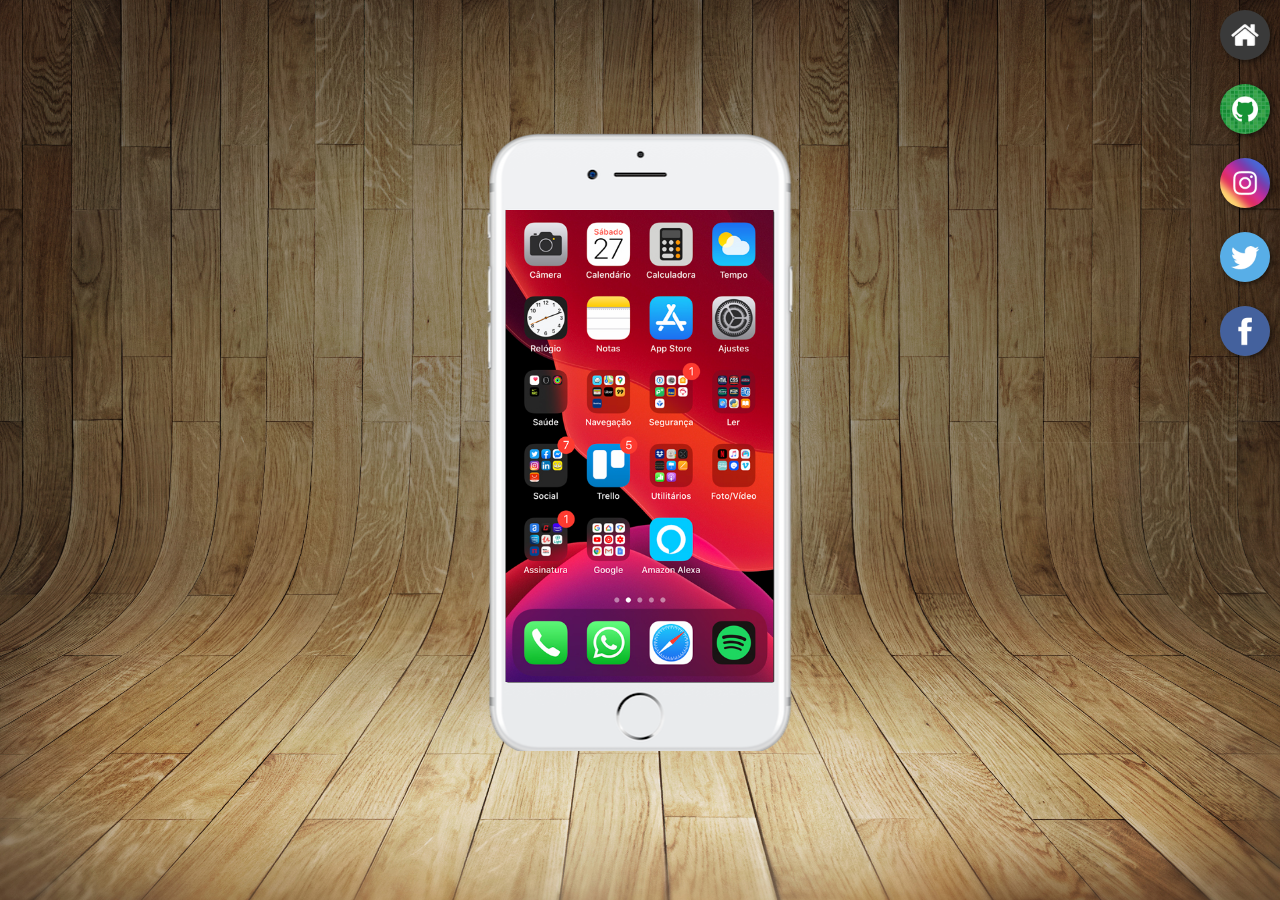
<file: index.html>
<!DOCTYPE html>
<html lang="pt-br">
<head>
    <meta charset="UTF-8">
    <meta http-equiv="X-UA-Compatible" content="IE=edge">
    <meta name="viewport" content="width=device-width, initial-scale=1.0">
    <link rel="shortcut icon" href="favicon.ico" type="image/x-icon">
    <link rel="stylesheet" href="estilos/style.css">
    <title>Projeto redes socias</title>
</head>
<body>
    <main>
        <section id="telefone">
            <iframe src="home.html" frameborder="0" name="tela" id="tela"></iframe>

        </section>
        <section id="socias">
            <a href="home.html" target="tela"><img src="imagens/logo-home.jpg" alt="Home"></a><br>
            <a href="github.html" target="tela"><img src="imagens/logo-github.jpg" alt="GitHub"></a><br>
            <a href="instagram.html" target="tela"><img src="imagens/logo-instagram.jpg" alt="Instagram"></a><br>
            <a href="twiiter.html" target="tela"><img src="imagens/logo-twitter.jpg" alt="Twitter"></a><br>
            <a href="facebook.html" target="tela"><img src="imagens/logo-facebook.jpg" alt="Facebook"></a>

        </section>
    </main>
</body>
</html>
</file>
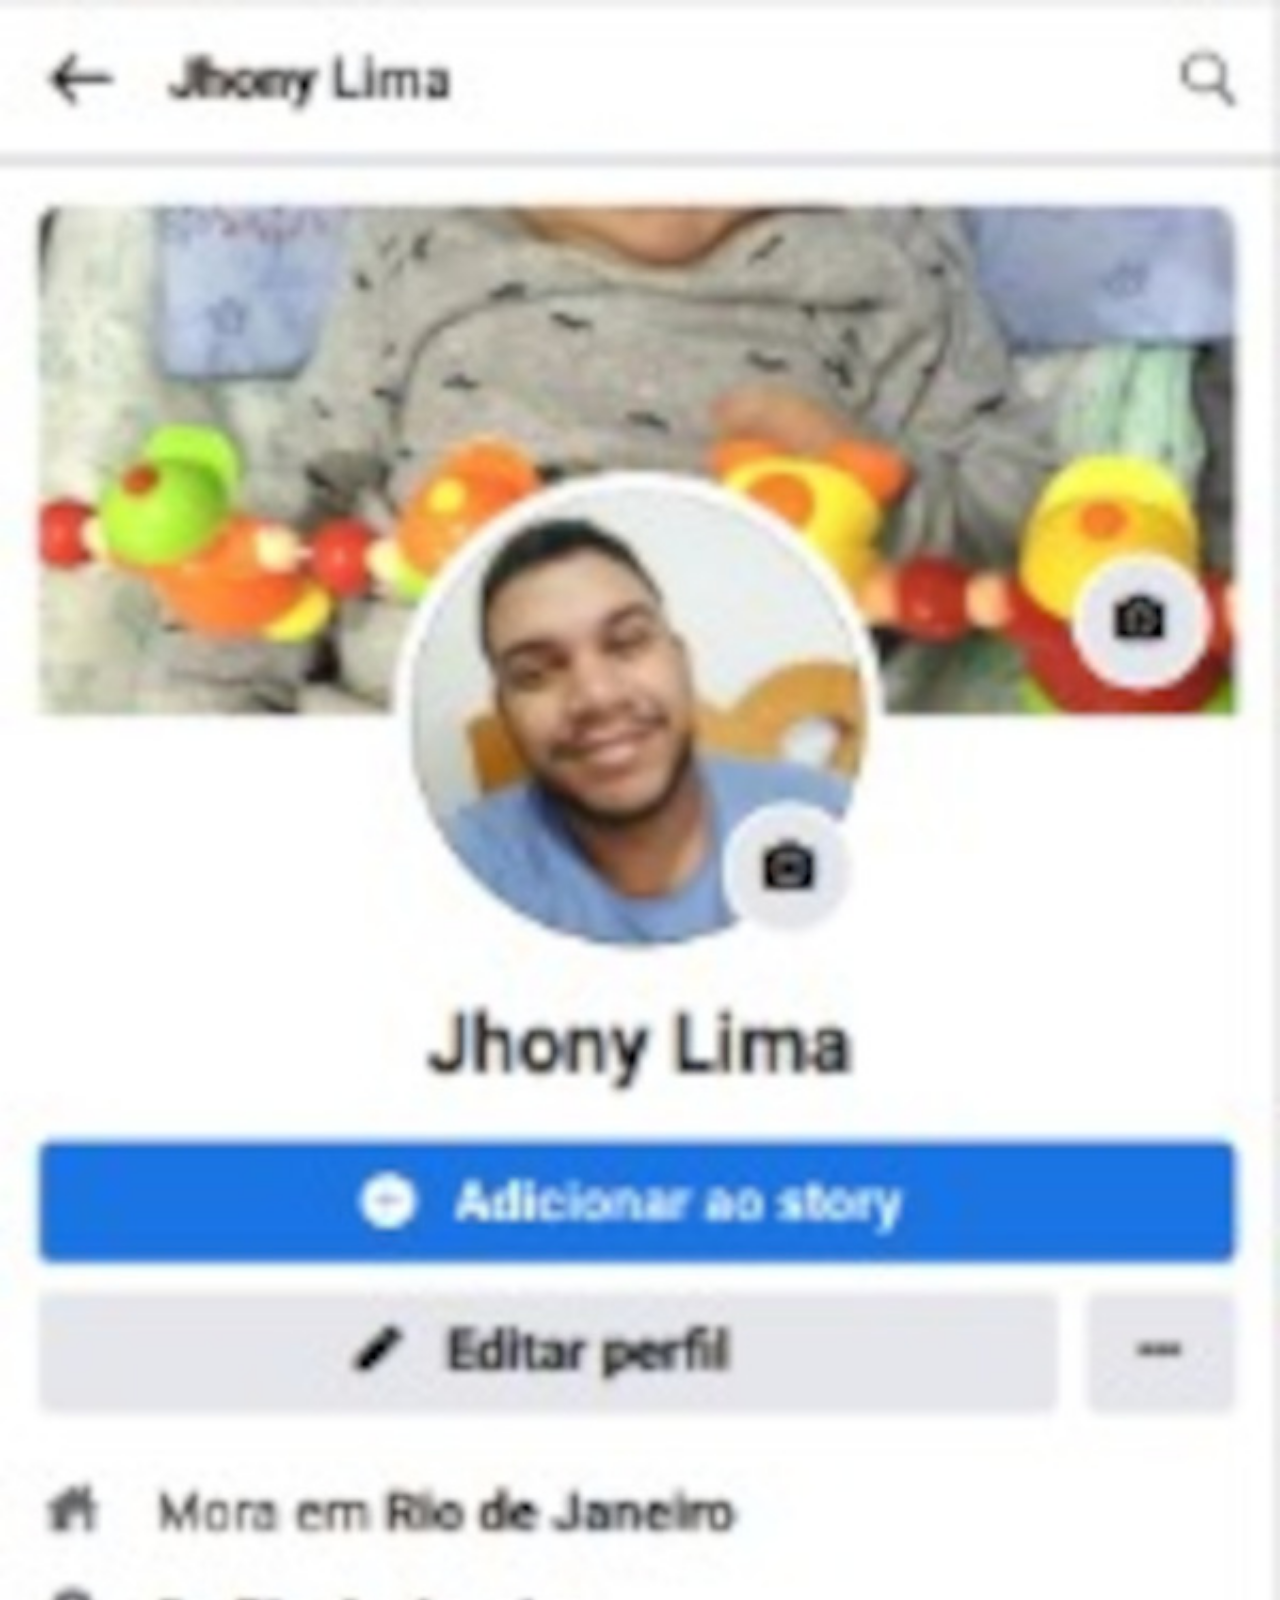
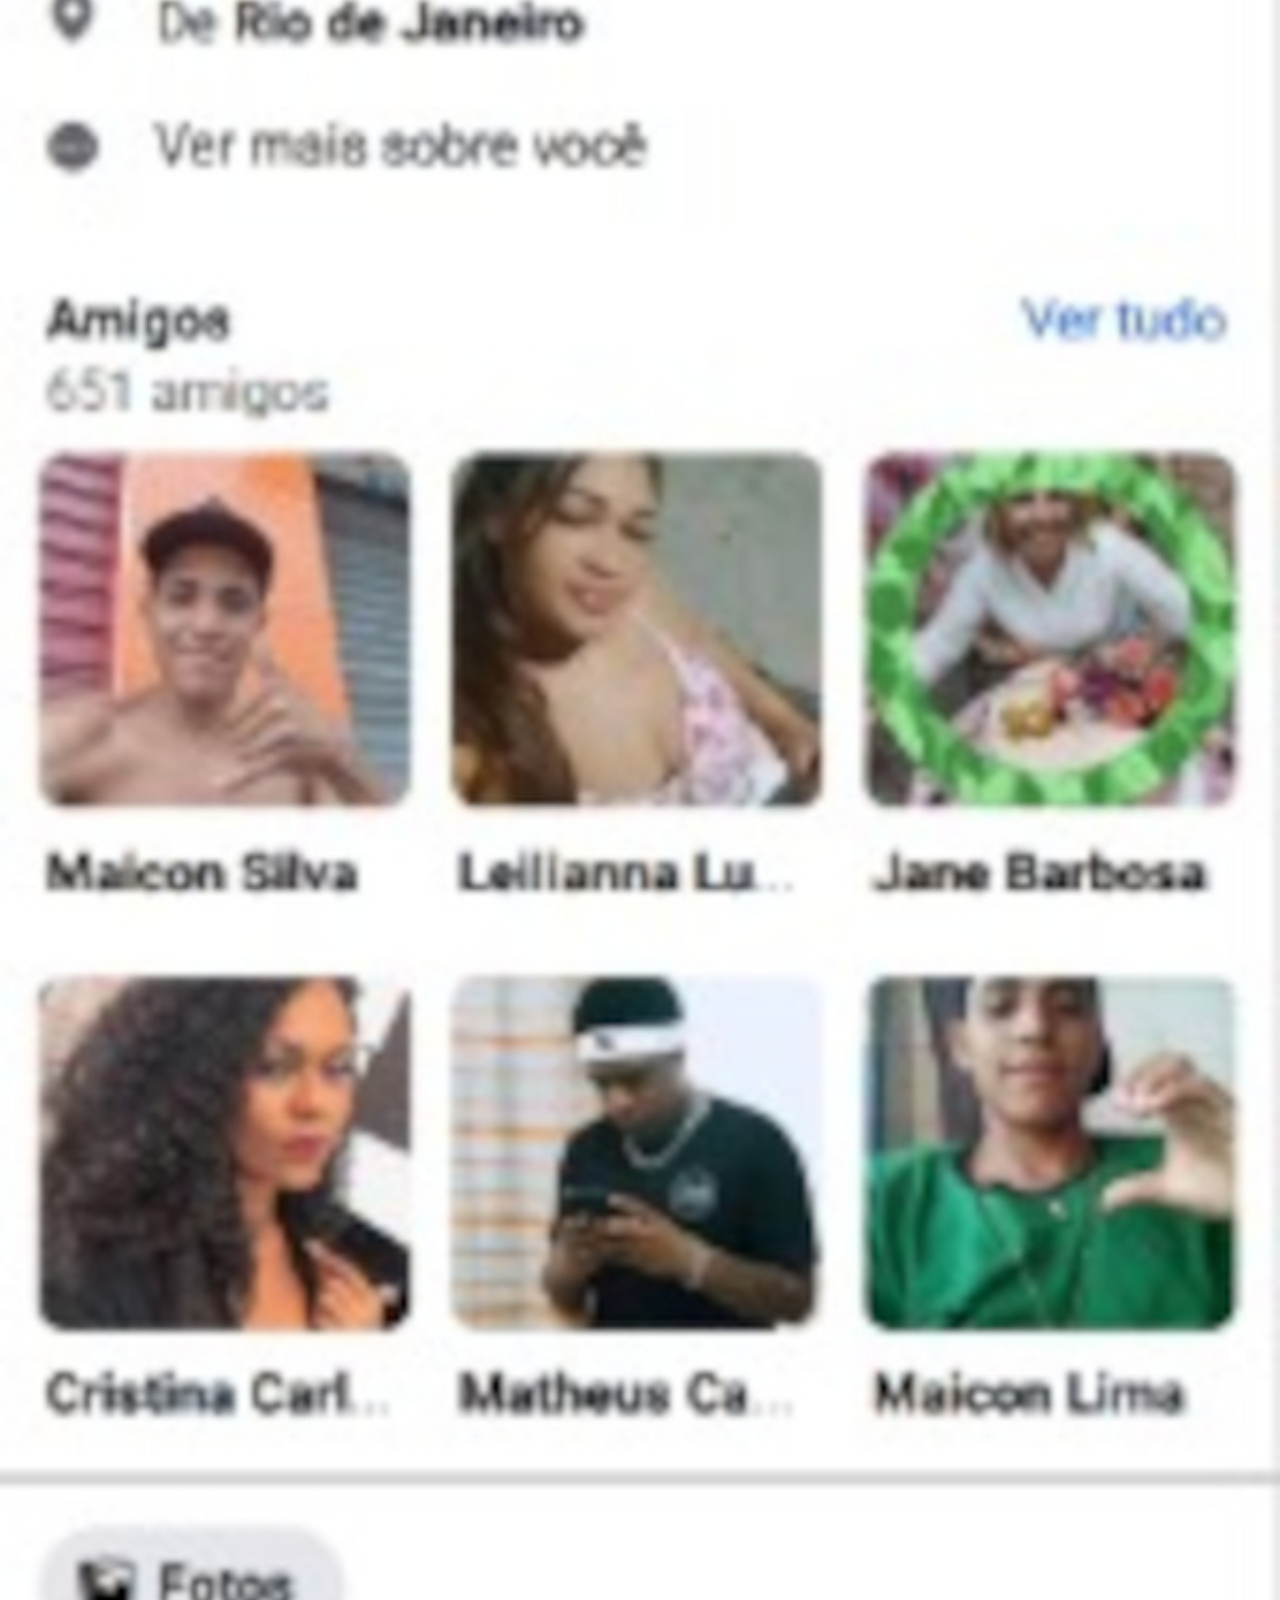
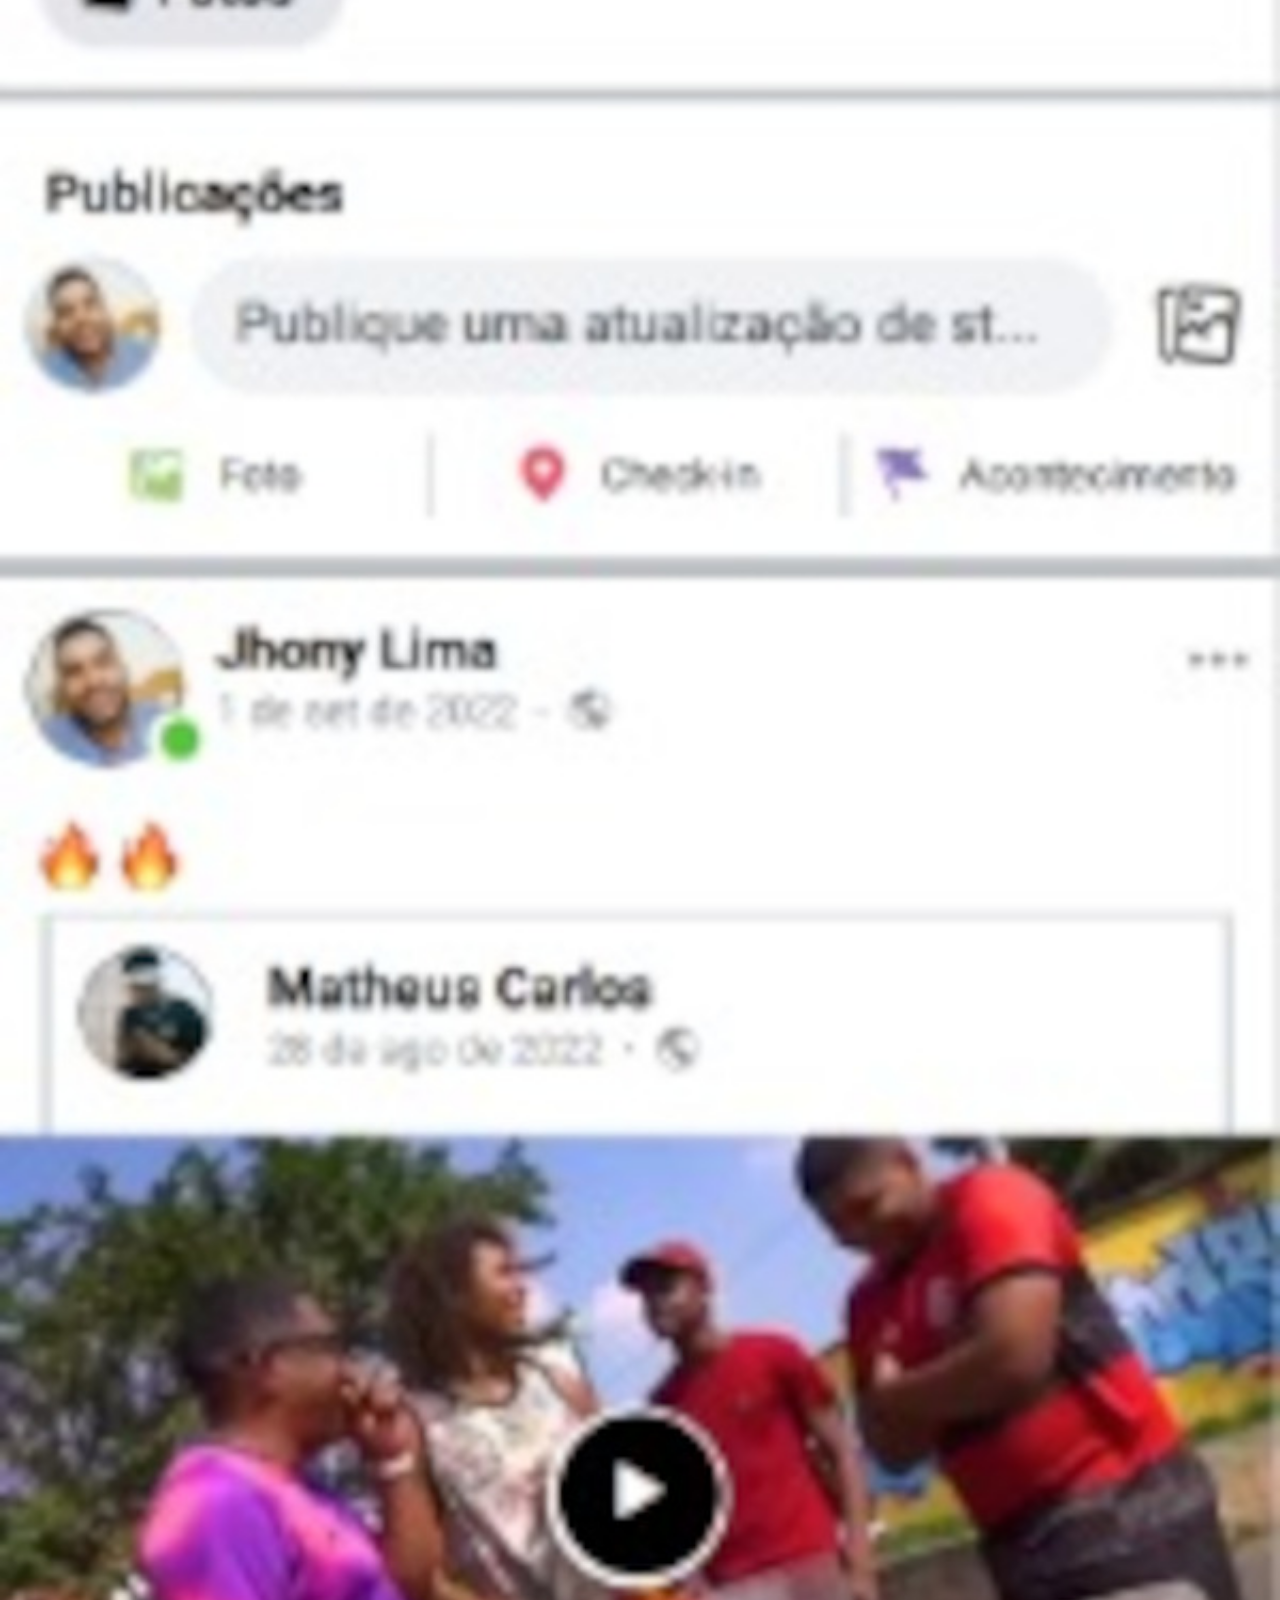
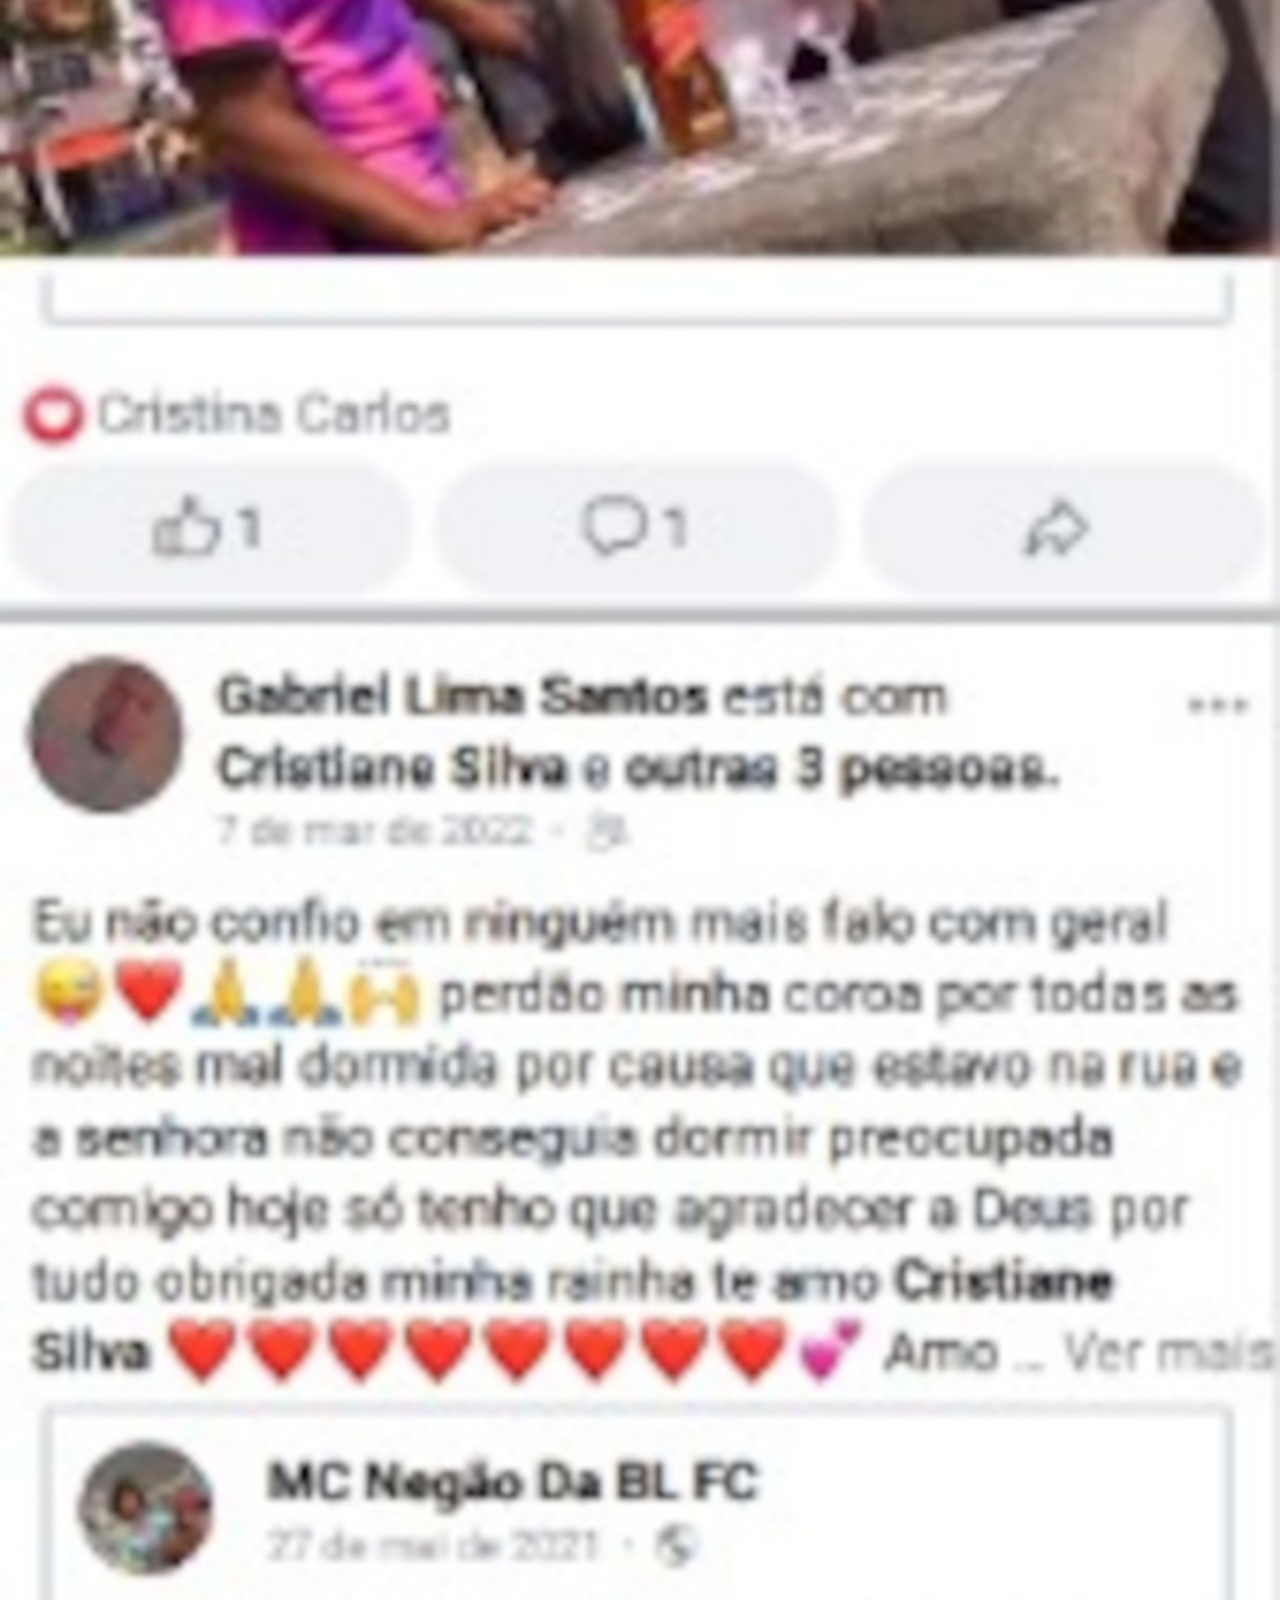
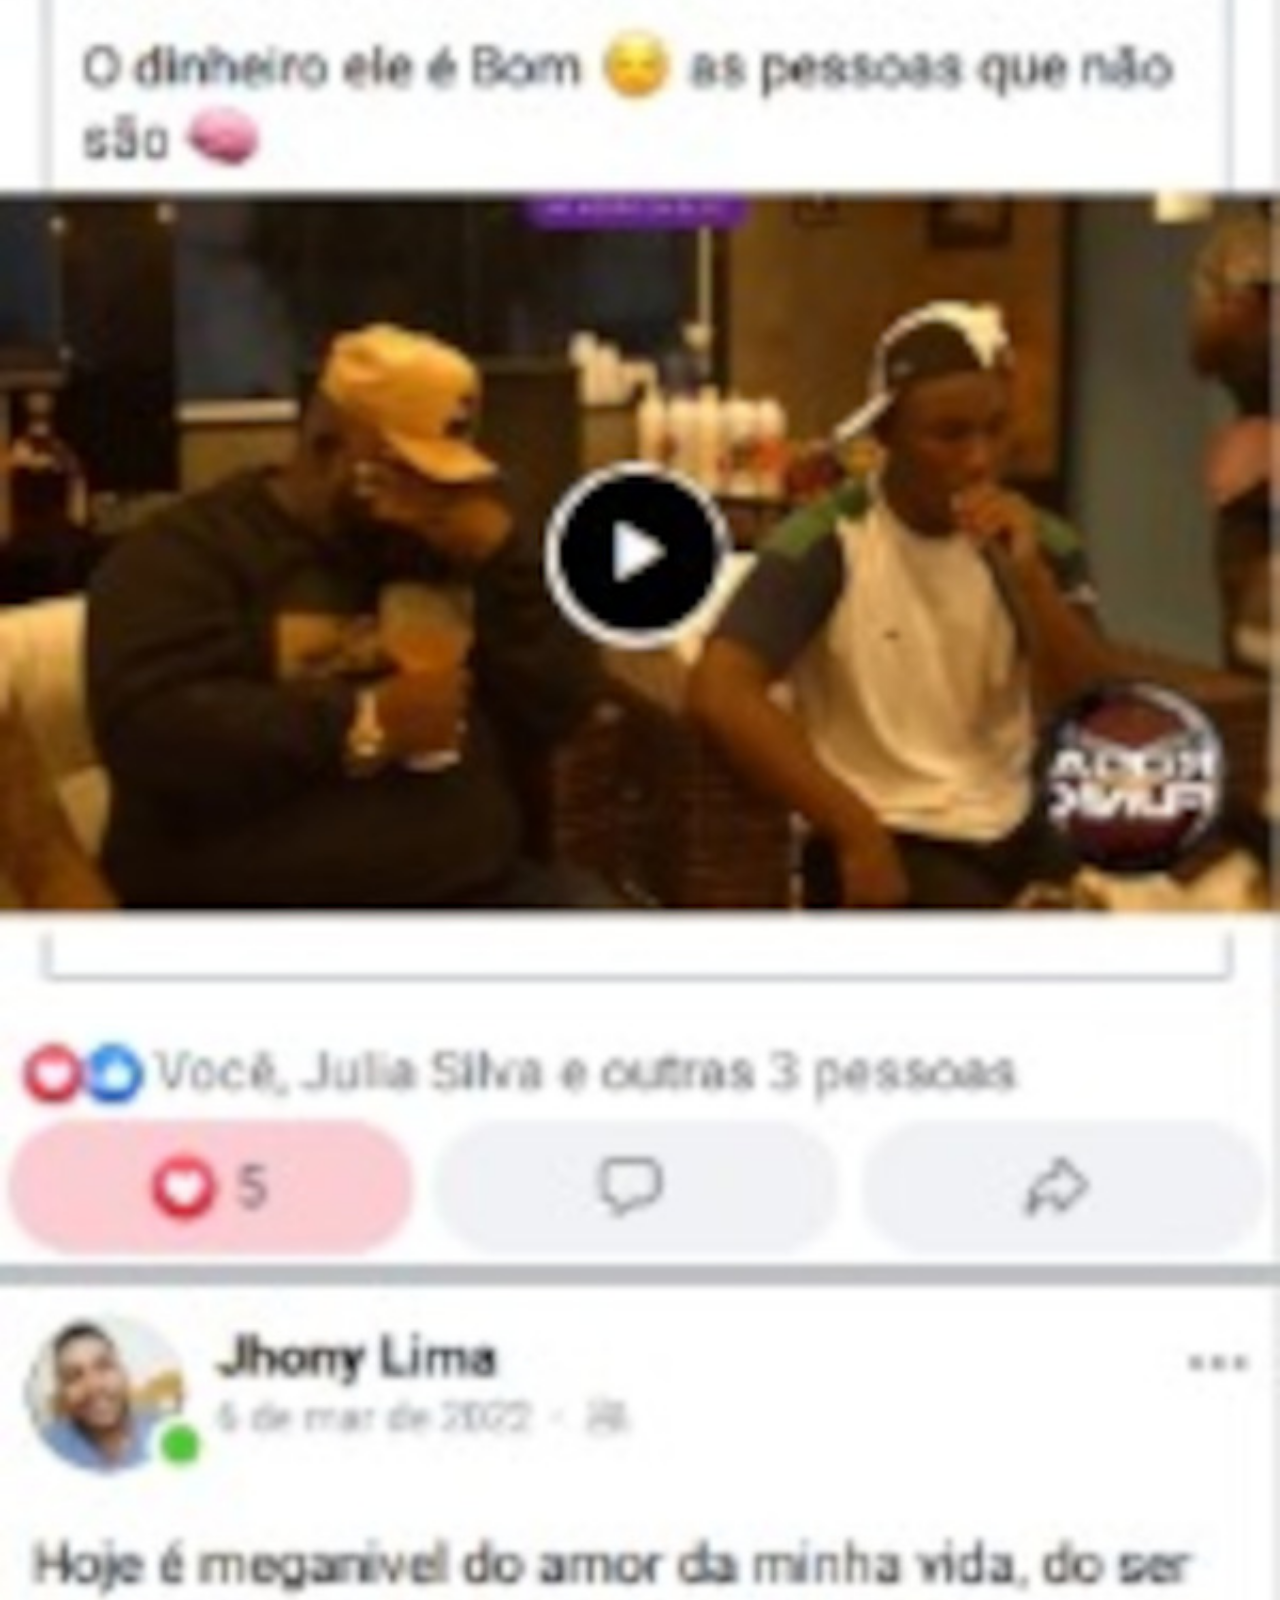
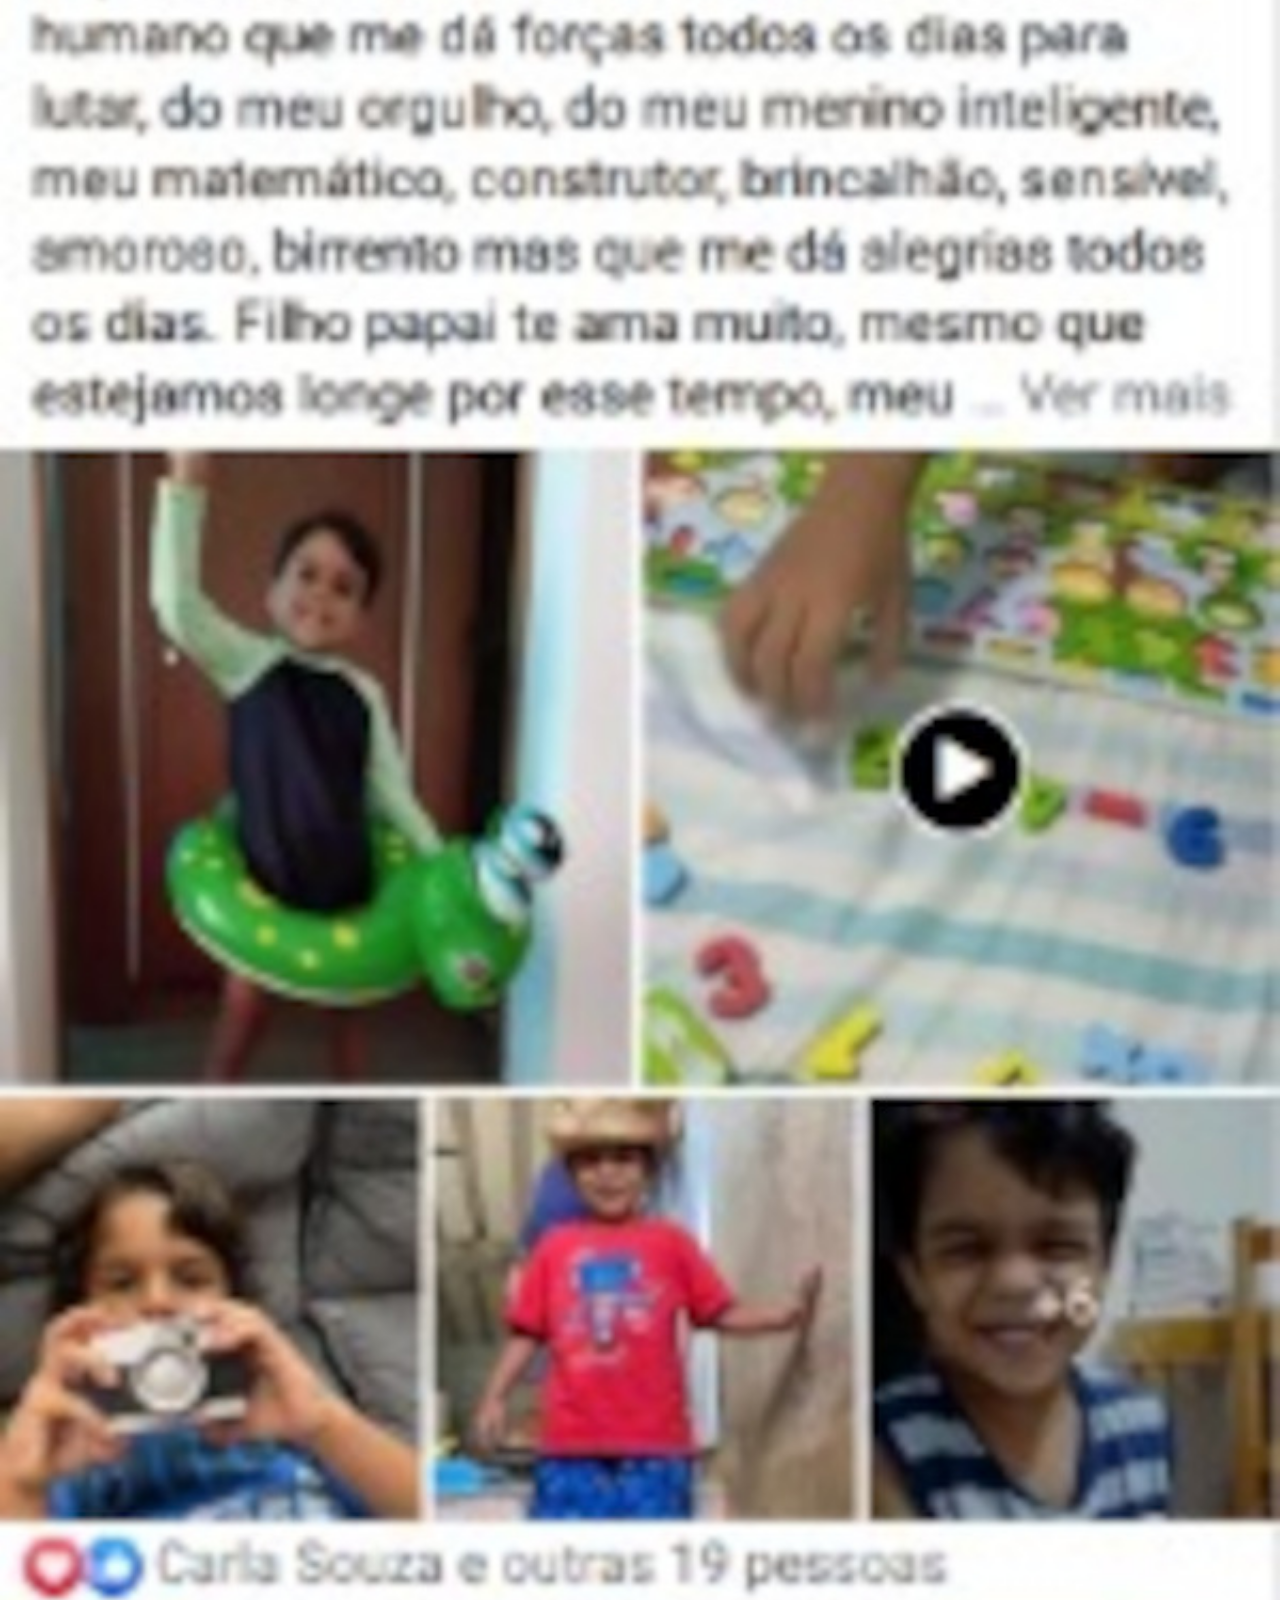
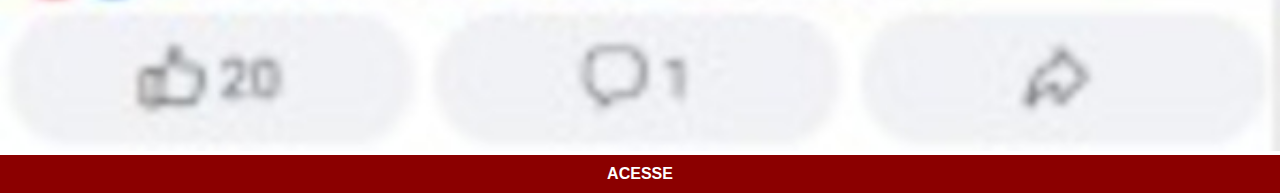
<file: facebook.html>
<!DOCTYPE html>
<html lang="pt-br">
<head>
    <meta charset="UTF-8">
    <meta http-equiv="X-UA-Compatible" content="IE=edge">
    <meta name="viewport" content="width=device-width, initial-scale=1.0">
    <title>Facebook</title>
    <link rel="stylesheet" href="estilos/social.css">
</head>
<body>
    <img src="imagens/Facebook-tela.jpeg" alt="Facebook">
    <a href="https://www.facebook.com/jhony.lima.775/" target="_blank">ACESSE</a>
    
</body>
</html>
</file>
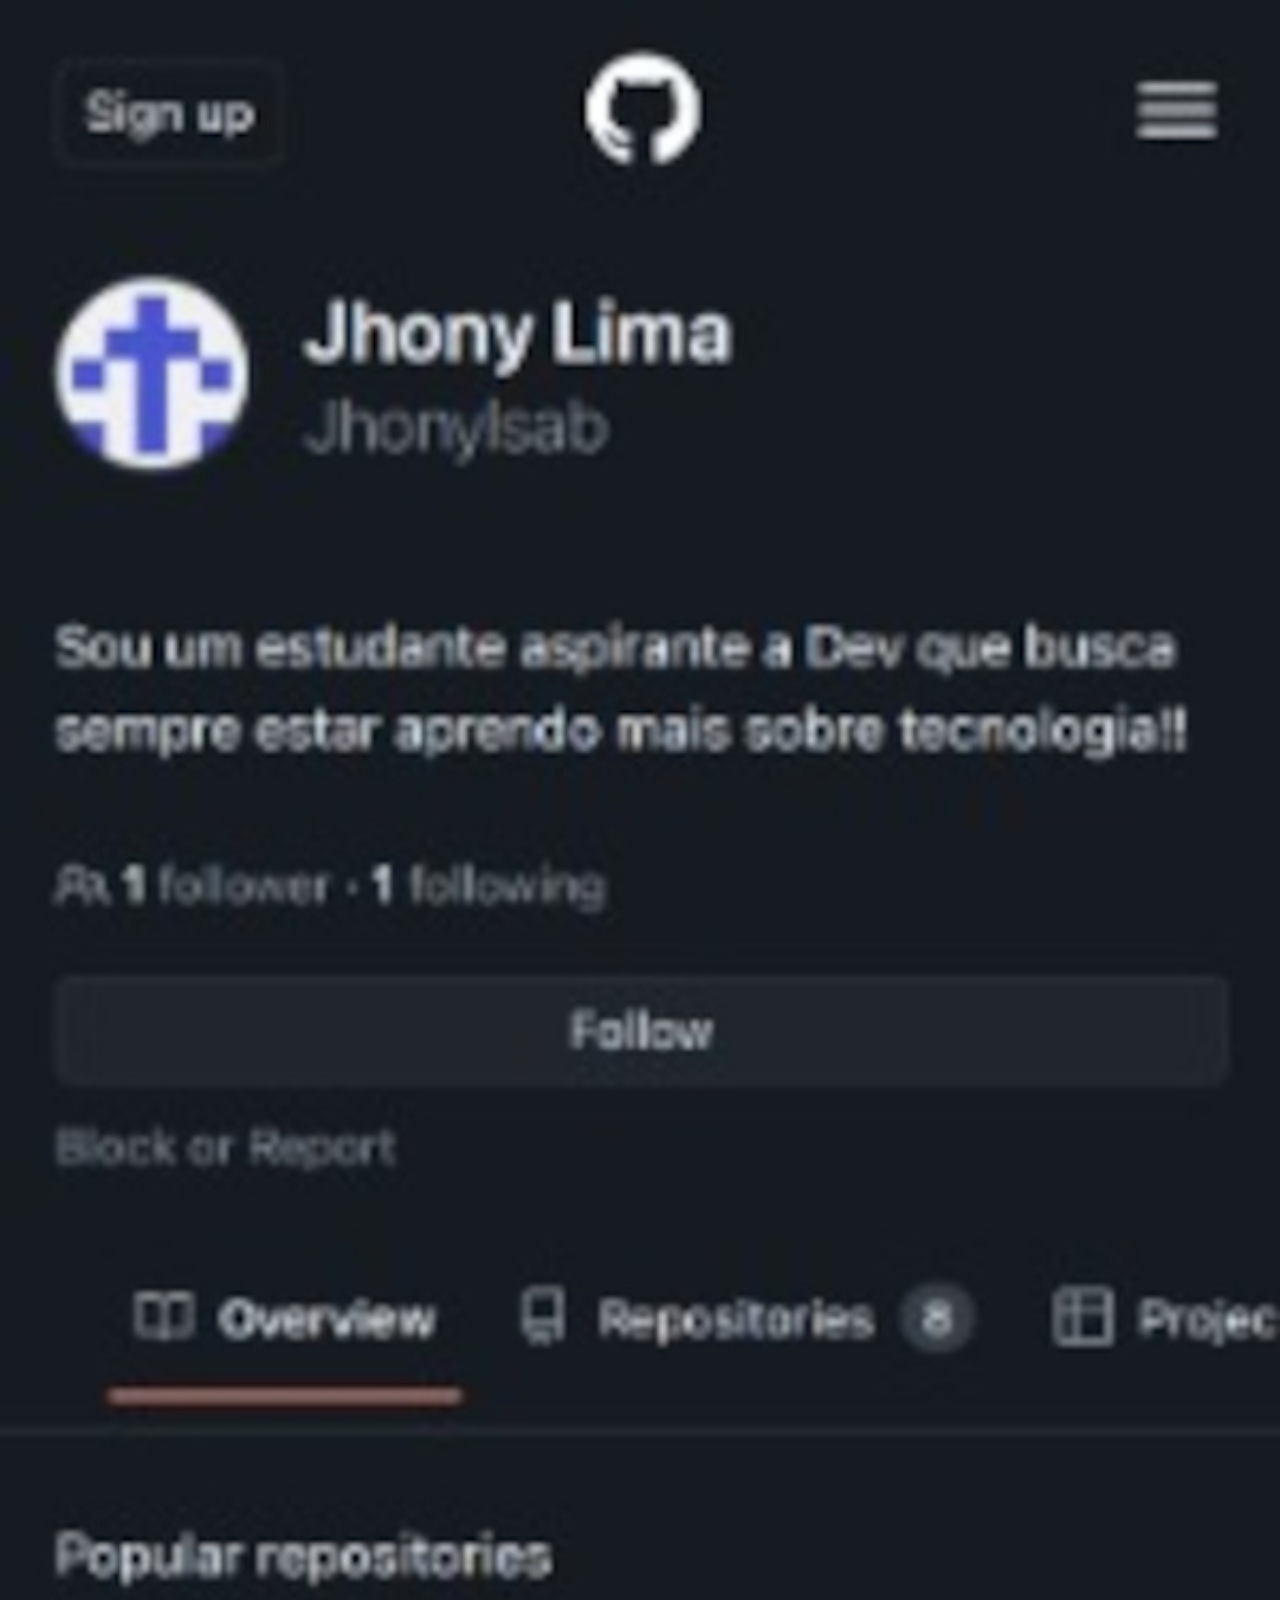
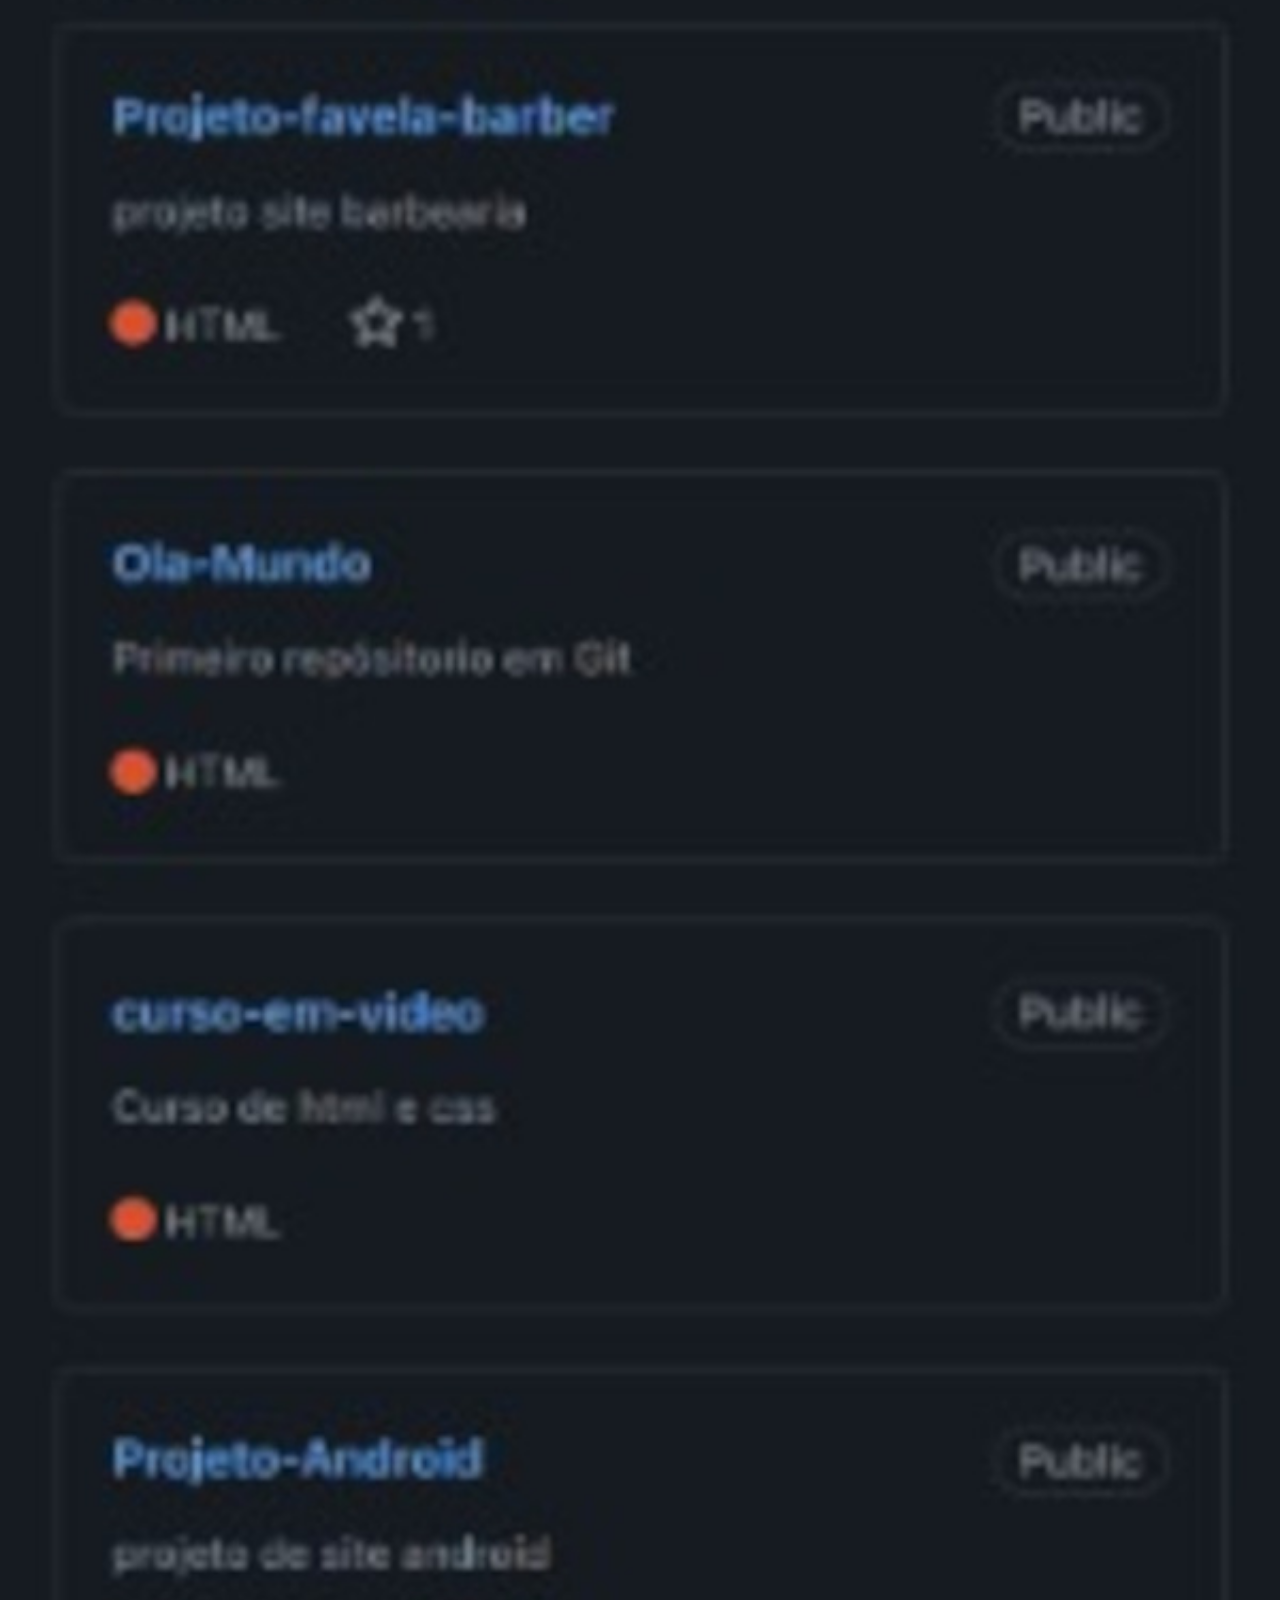
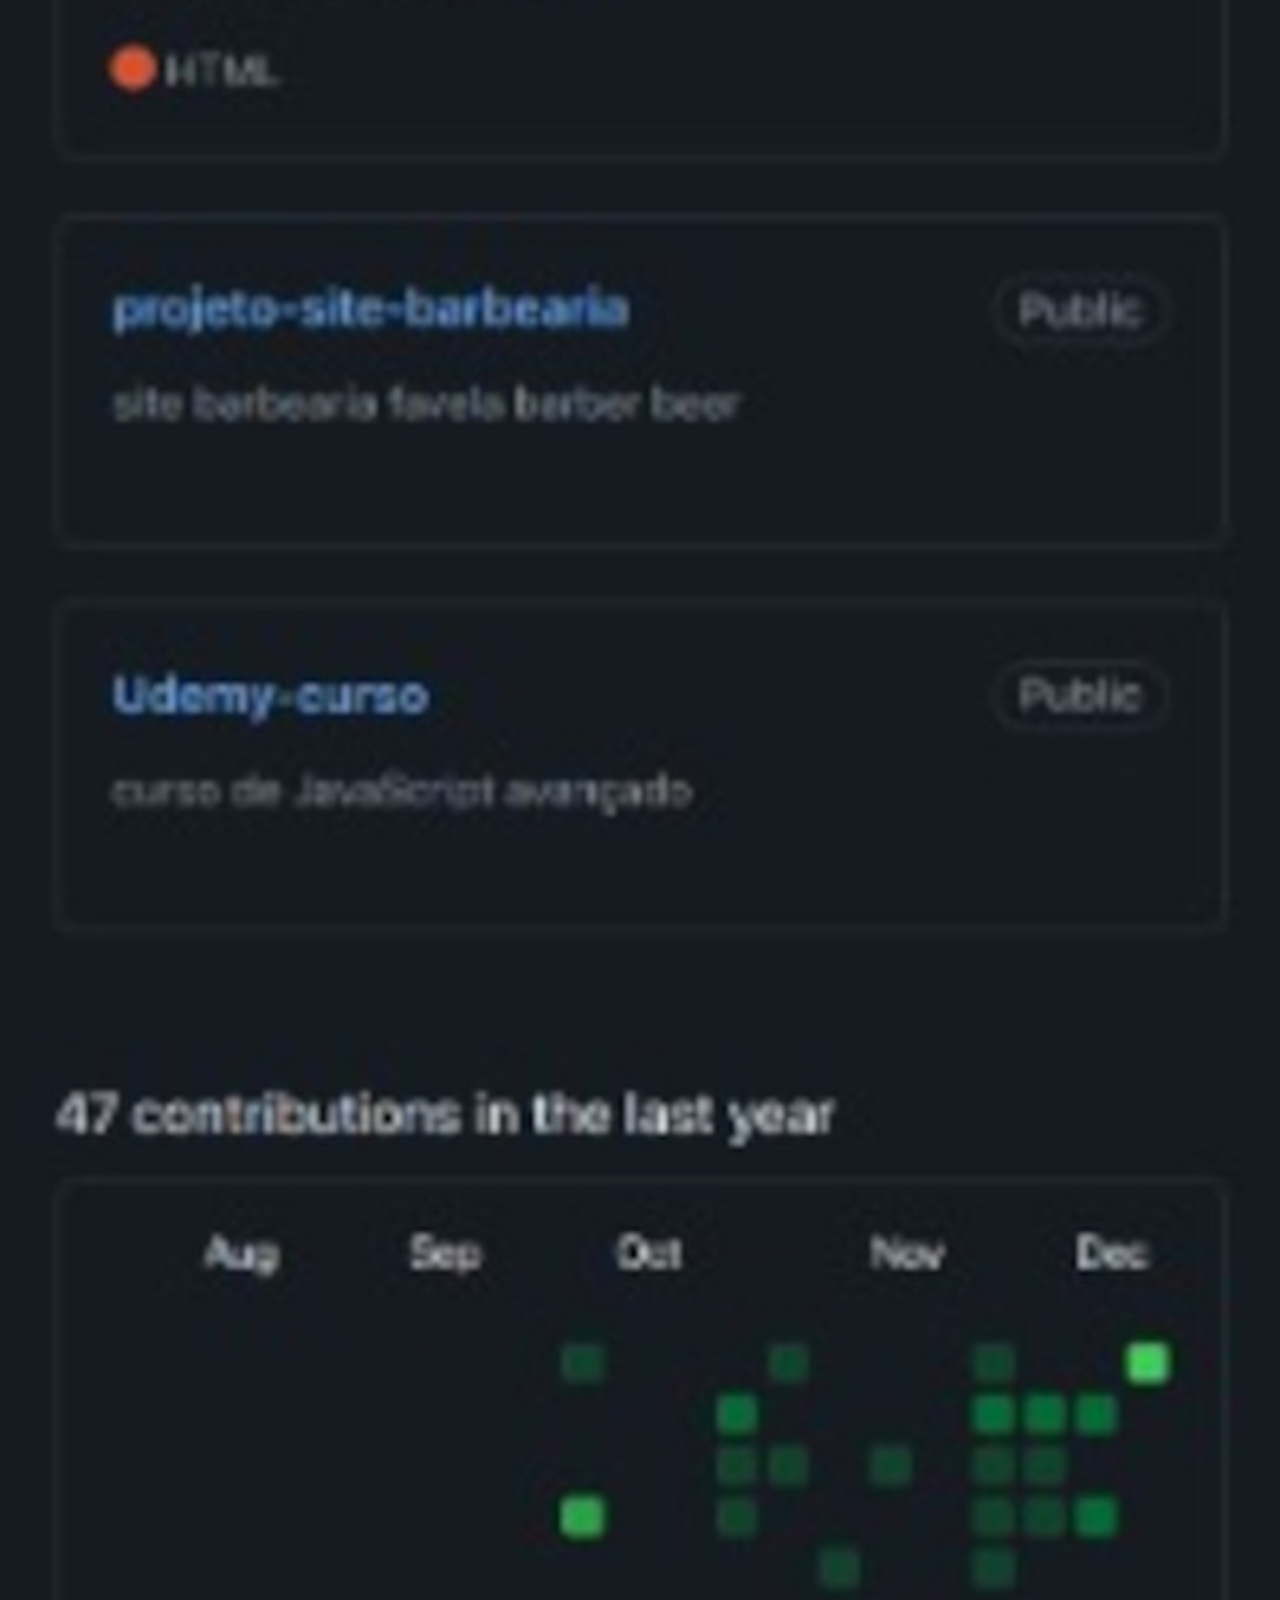
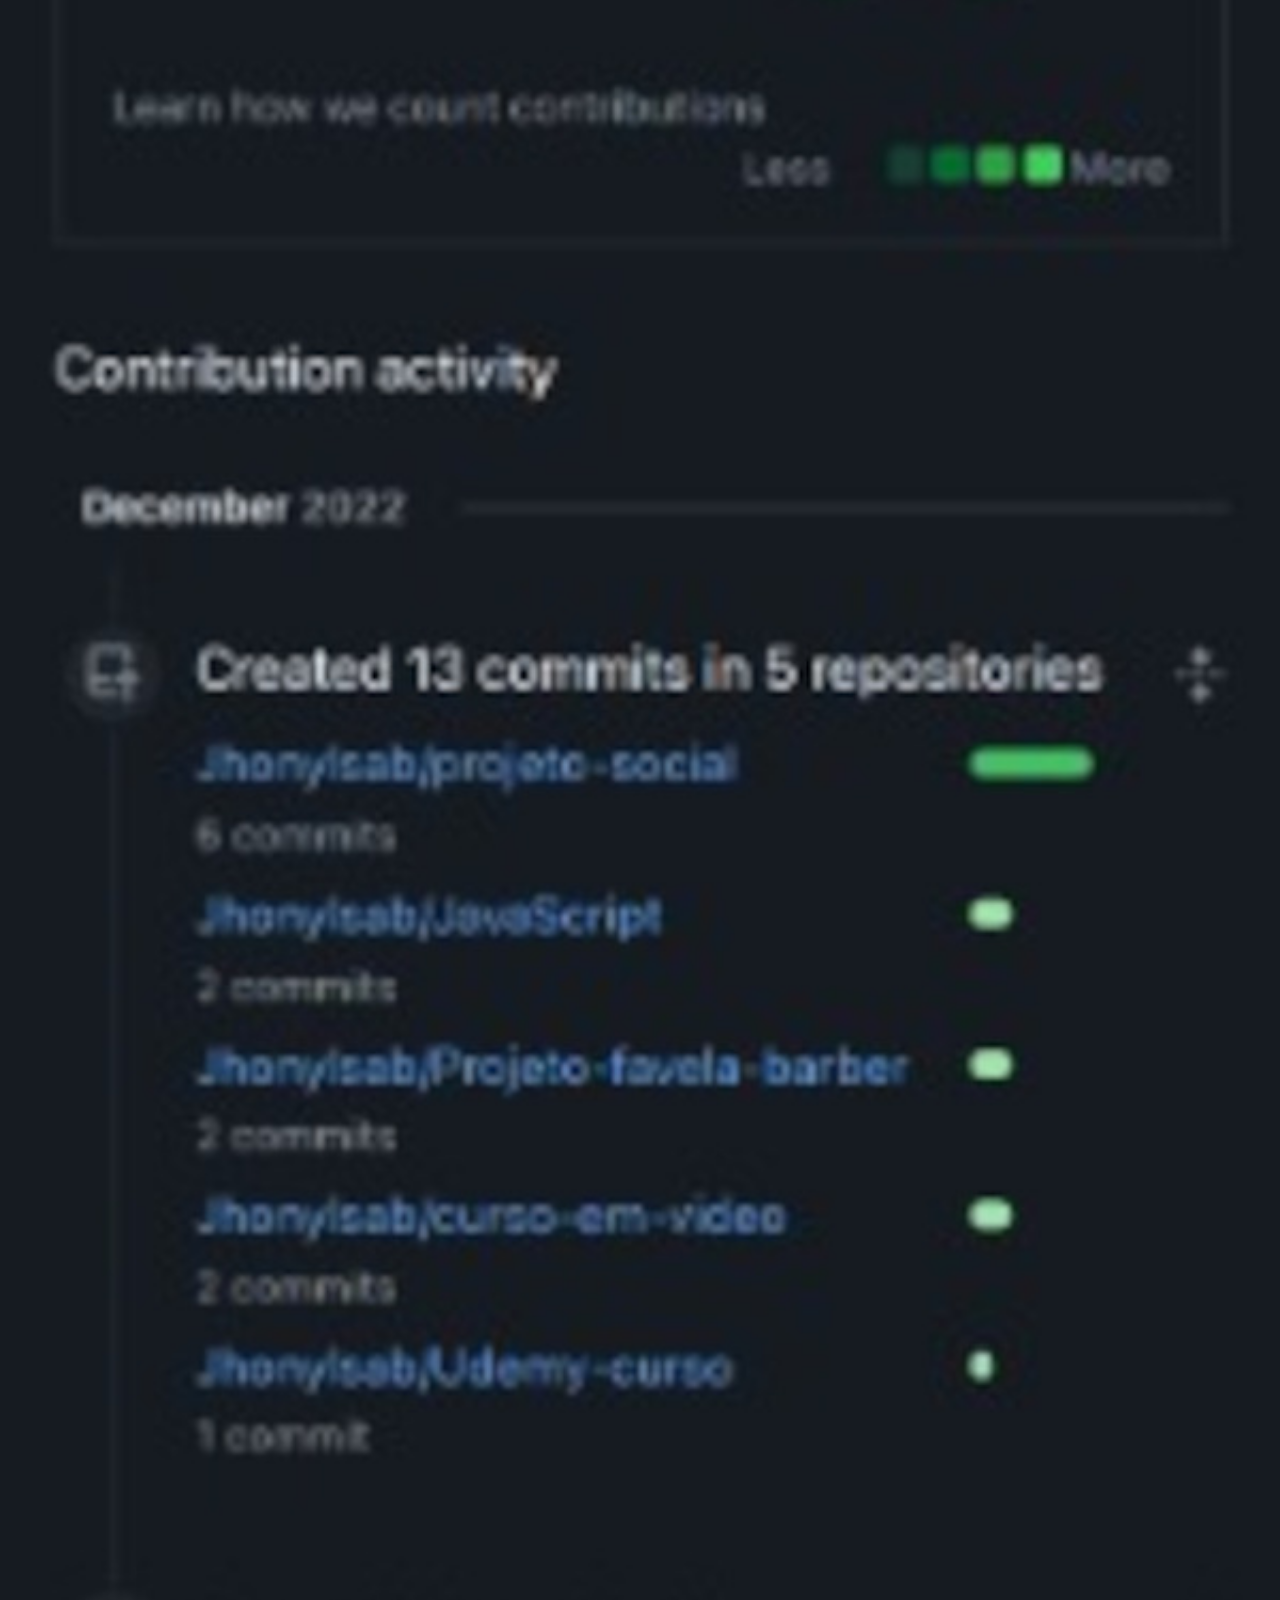
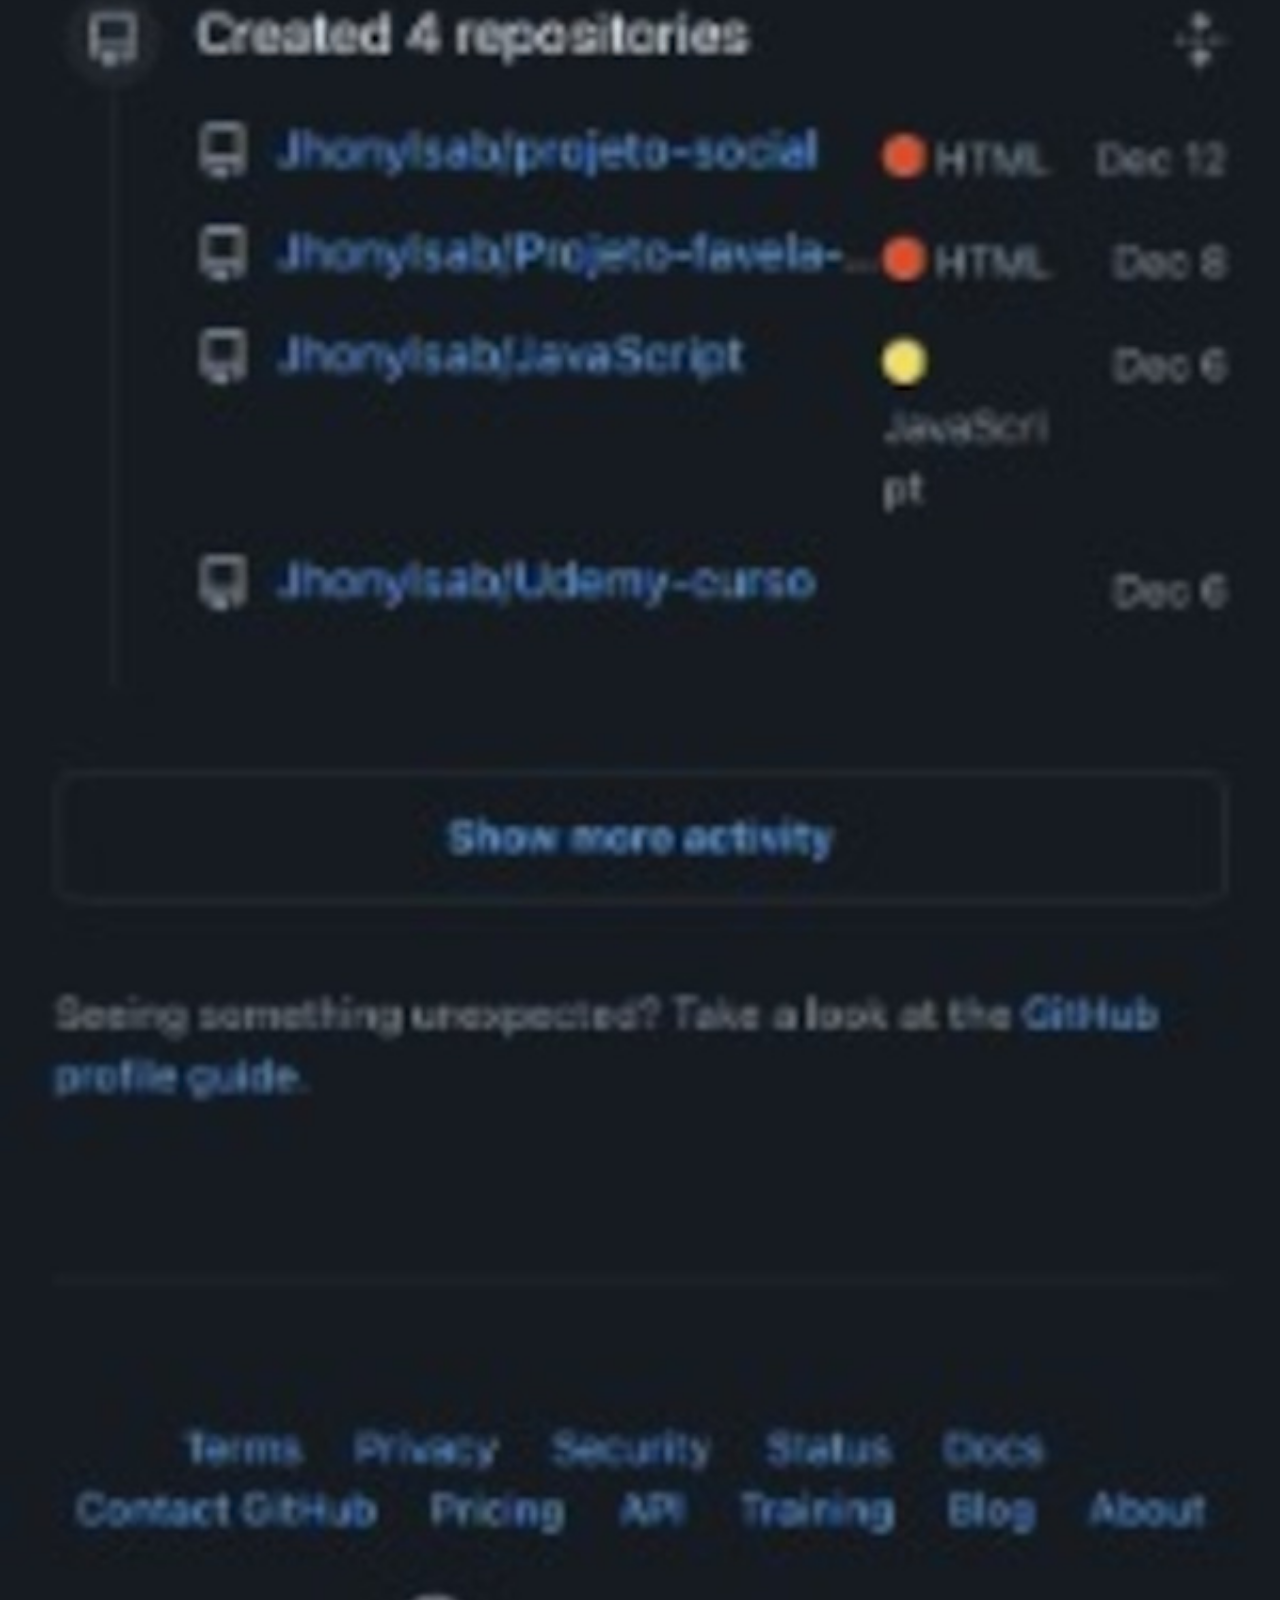
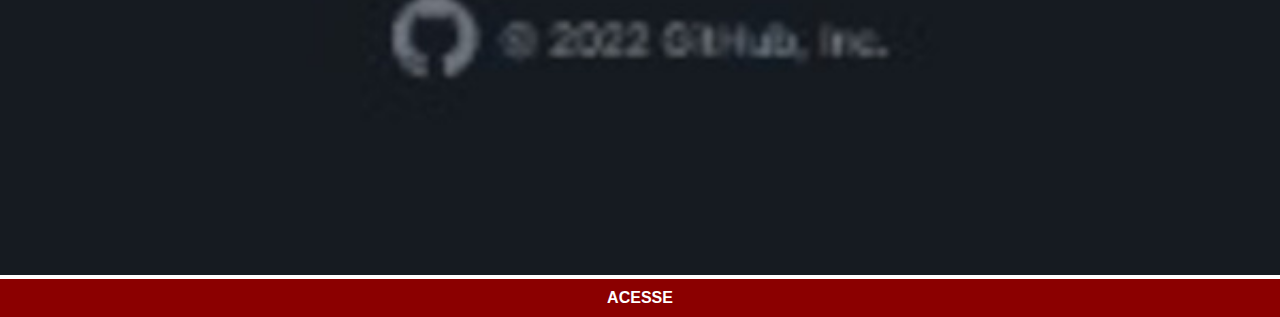
<file: github.html>
<!DOCTYPE html>
<html lang="pt-br">
<head>
    <meta charset="UTF-8">
    <meta http-equiv="X-UA-Compatible" content="IE=edge">
    <meta name="viewport" content="width=device-width, initial-scale=1.0">
    <title>GitHub</title>
    <link rel="stylesheet" href="estilos/social.css">
</head>
<body>
    <img src="imagens/github.jpeg" alt="github">
    <a href="https://github.com/jhonylsab" target="_blank">ACESSE</a>
</body>
</html>
</file>
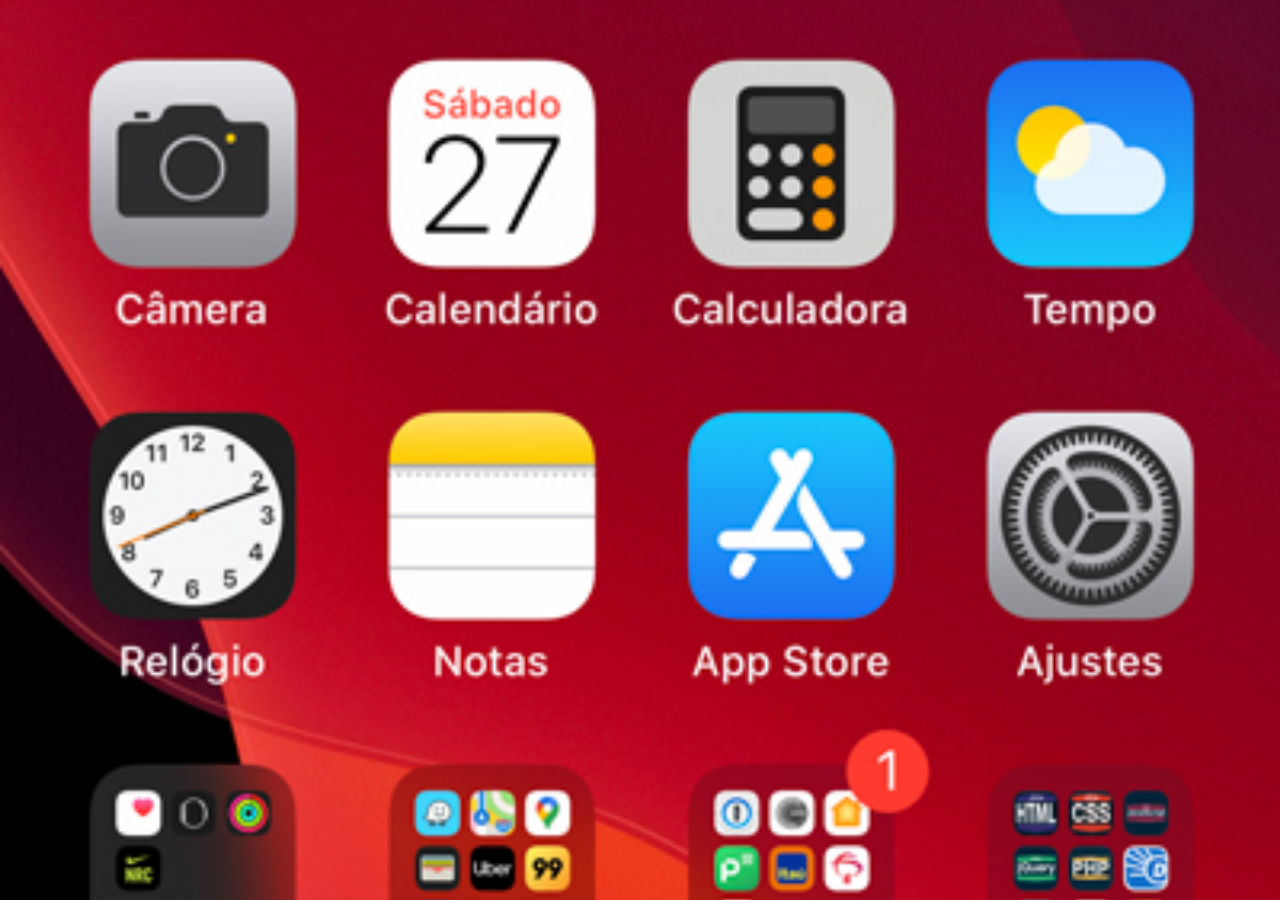
<file: home.html>
<!DOCTYPE html>
<html lang="pt-br">
<head>
    <meta charset="UTF-8">
    <meta http-equiv="X-UA-Compatible" content="IE=edge">
    <meta name="viewport" content="width=device-width, initial-scale=1.0">
    <title>Home</title>
</head>
<style>
    *{
        margin: 0px;
        padding: 0px;
    }

    body{
        width: 100vw;
        height: 100vh;
        background: black url('imagens/tela-home.jpg') no-repeat top center;
        background-size: cover;
    }
</style>
<body>
    
</body>
</html>
</file>
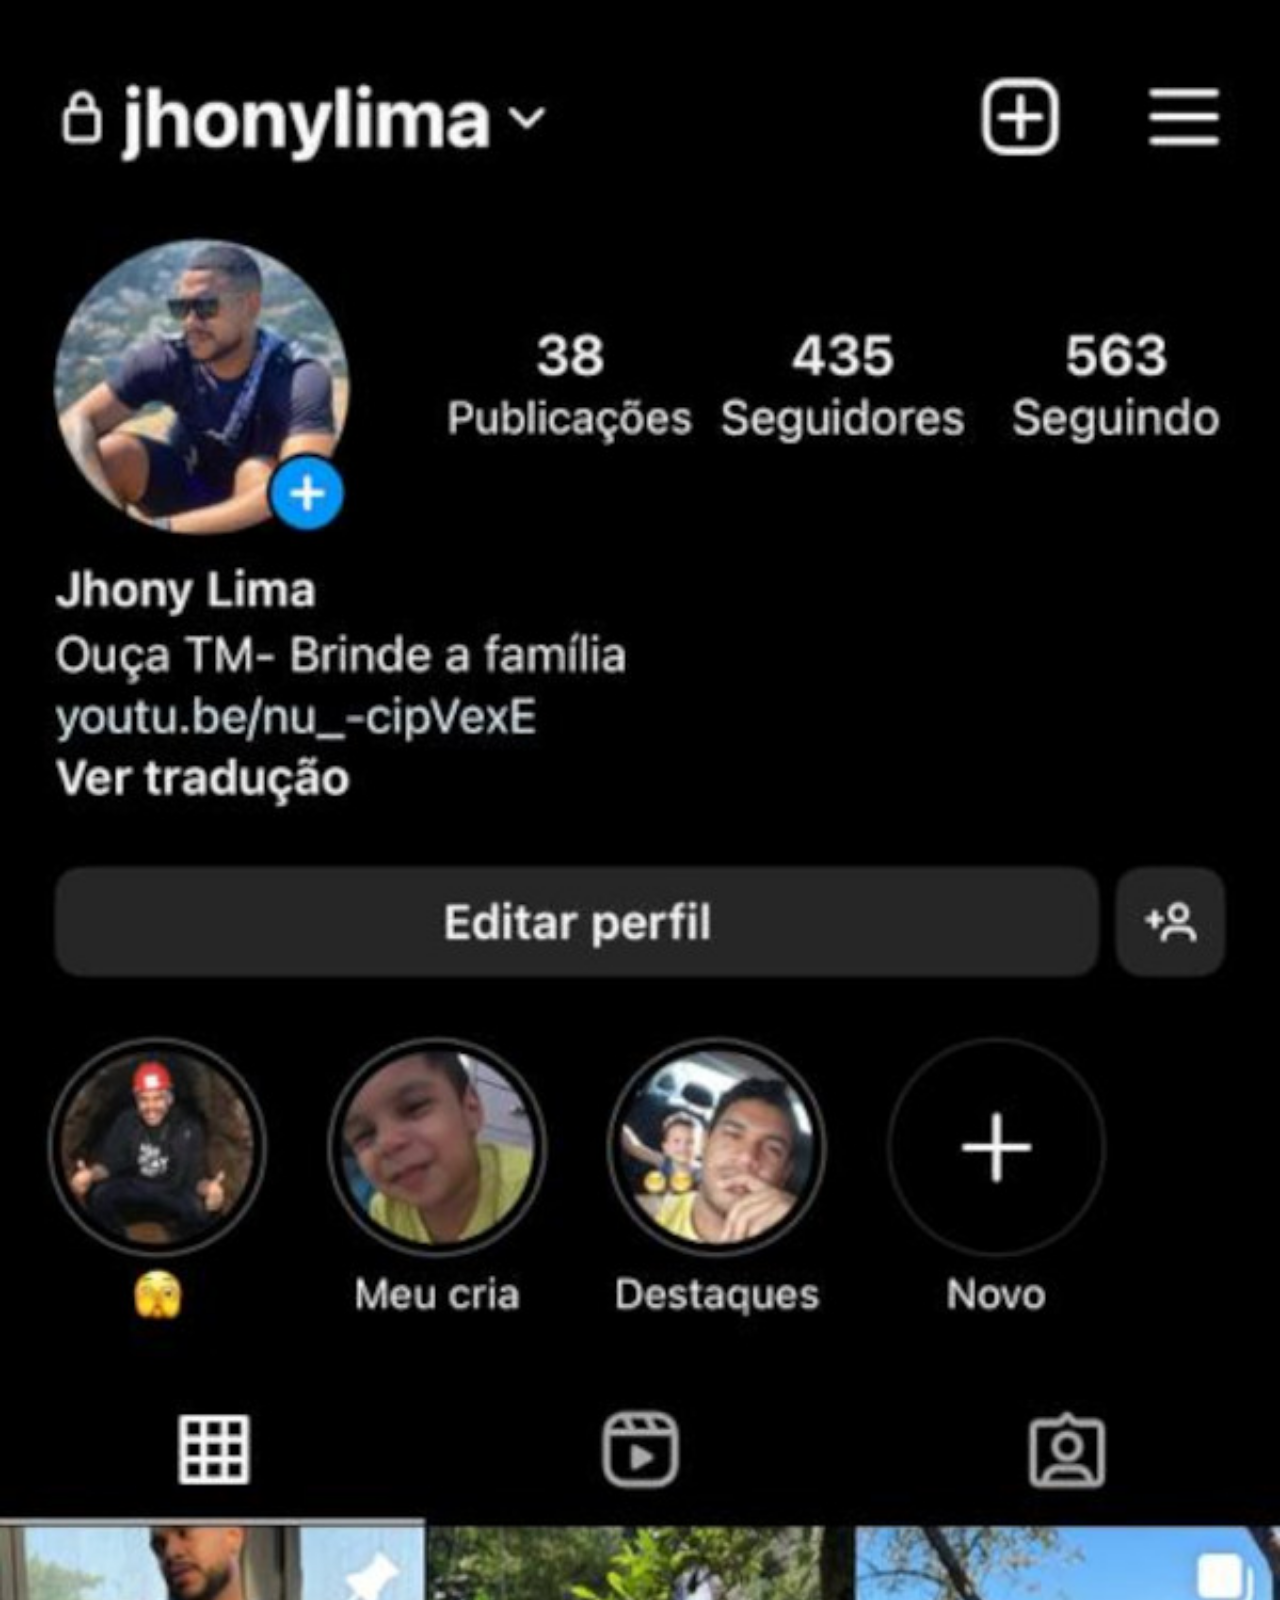
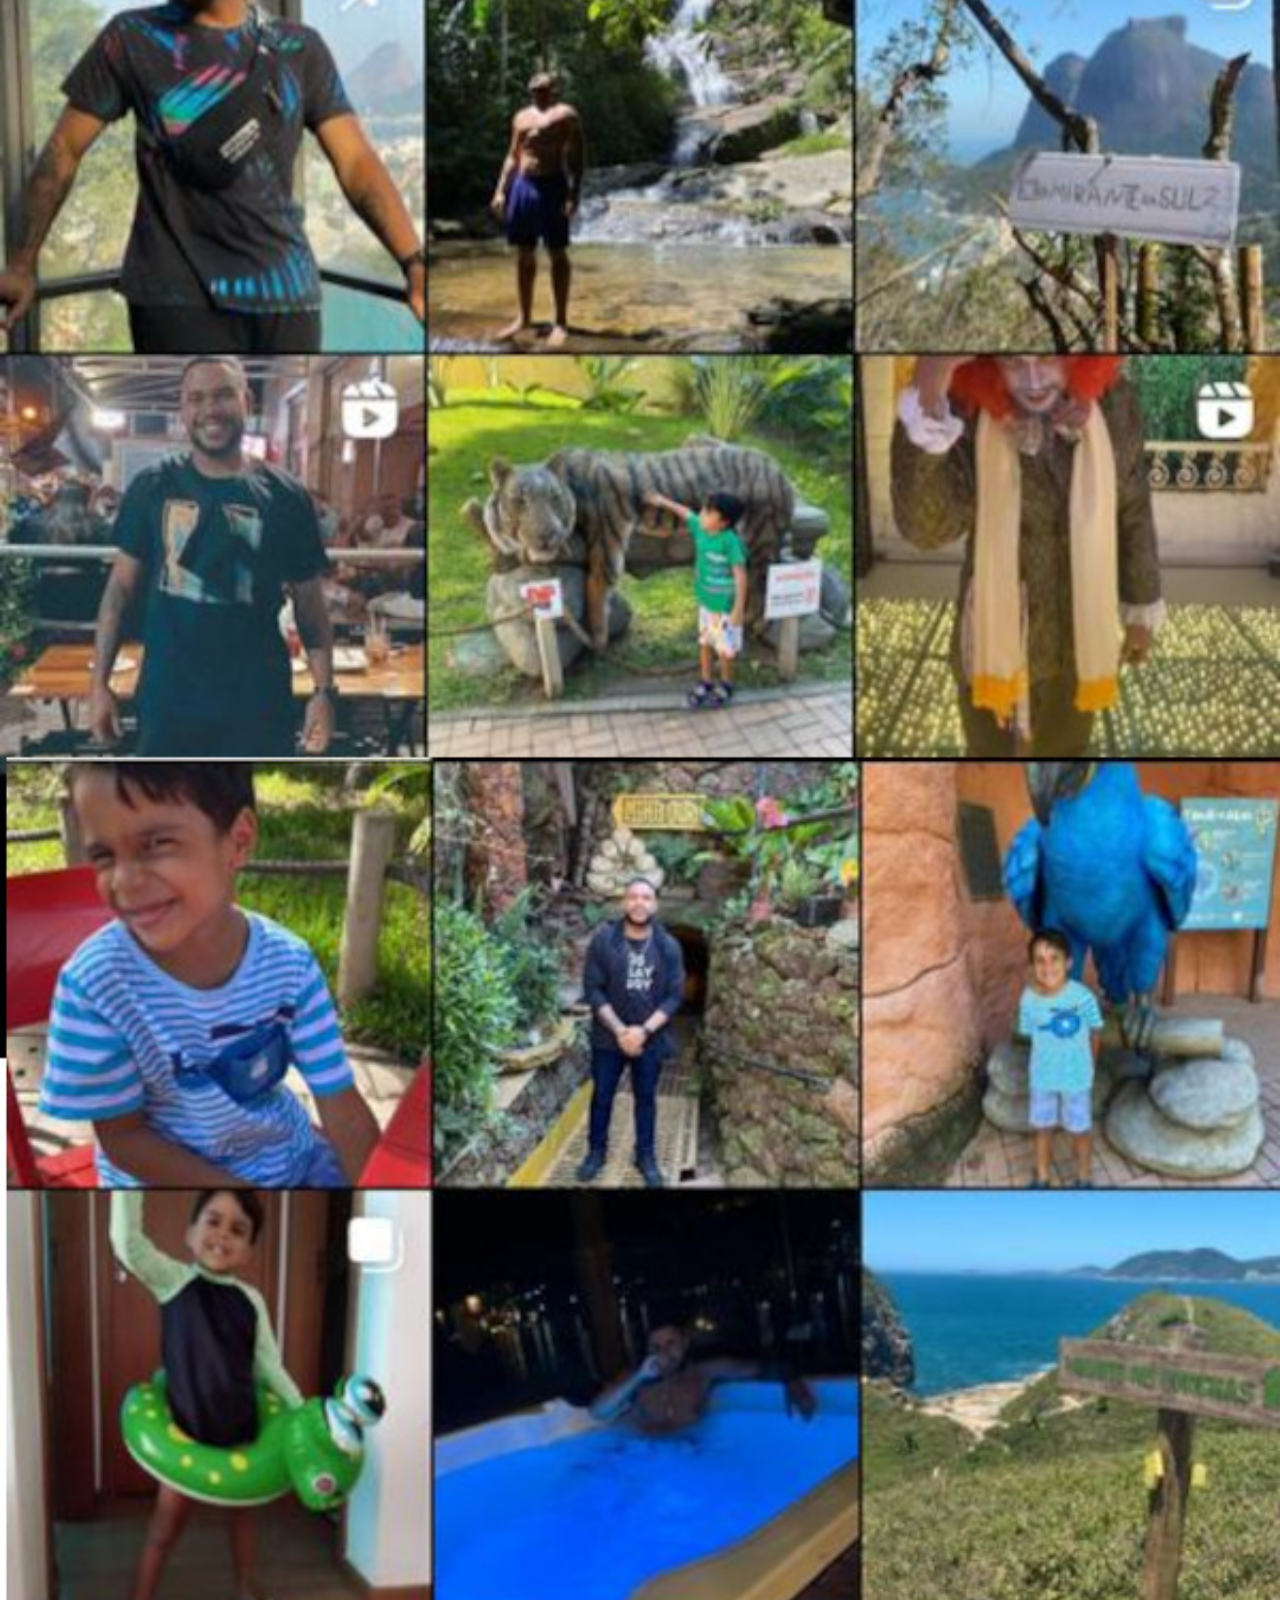
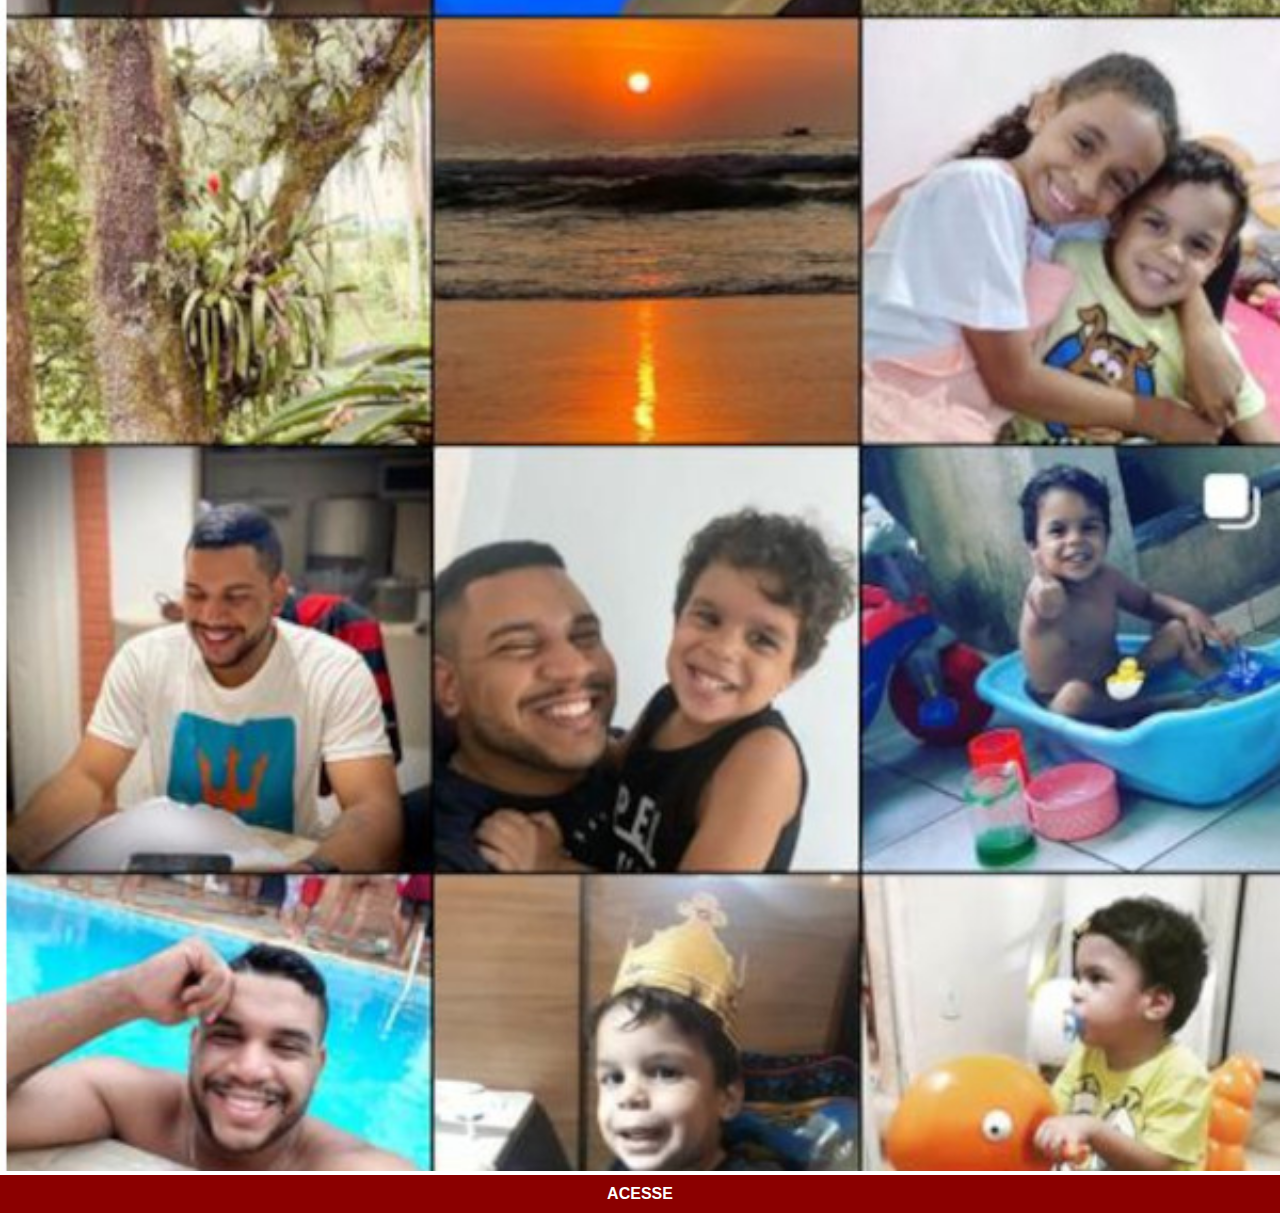
<file: instagram.html>
<!DOCTYPE html>
<html lang="pt-br">
<head>
    <meta charset="UTF-8">
    <meta http-equiv="X-UA-Compatible" content="IE=edge">
    <meta name="viewport" content="width=device-width, initial-scale=1.0">
    <title>Instagram</title>
    <link rel="stylesheet" href="estilos/social.css">
</head>
<body>
    <img src="imagens/intagram.jpeg" alt="instagram">
    <a href="https://www.instagram.com/jhonylima/" target="_blank">ACESSE</a>
    
</body>
</html>
</file>
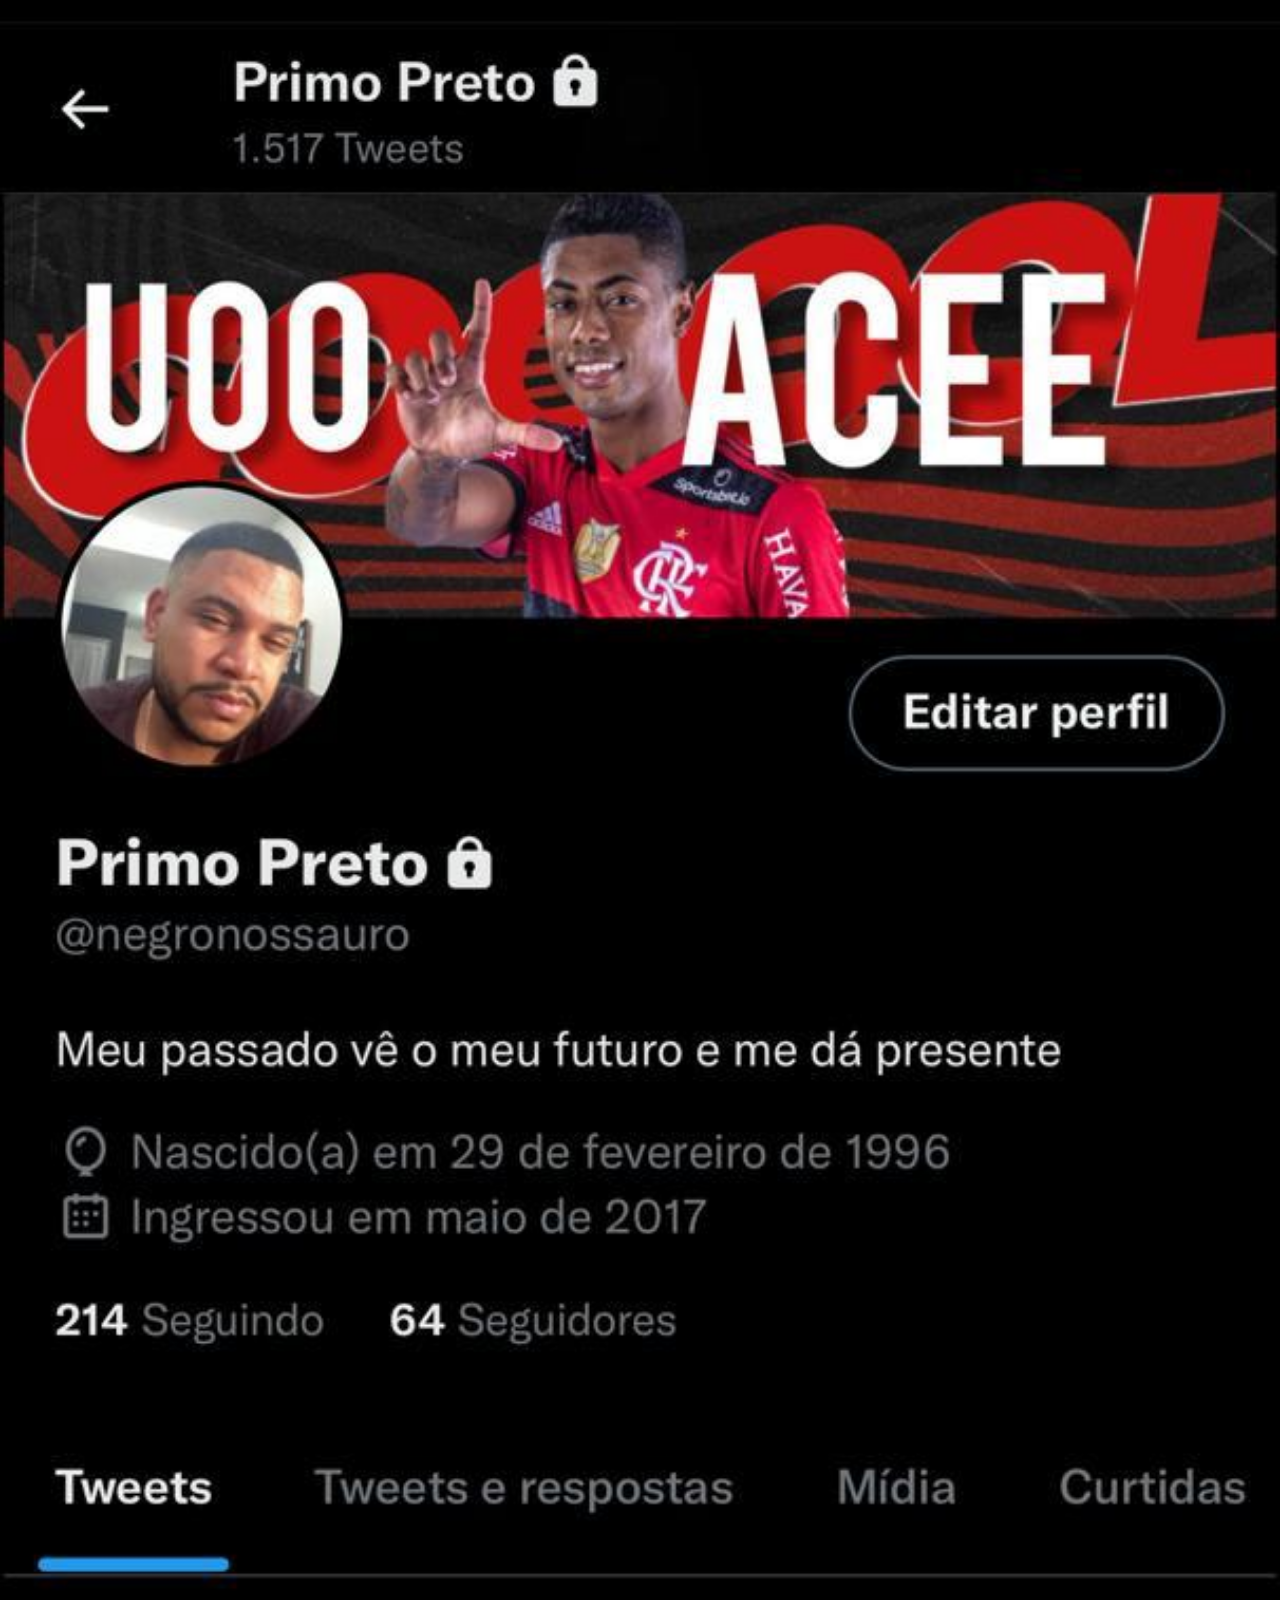
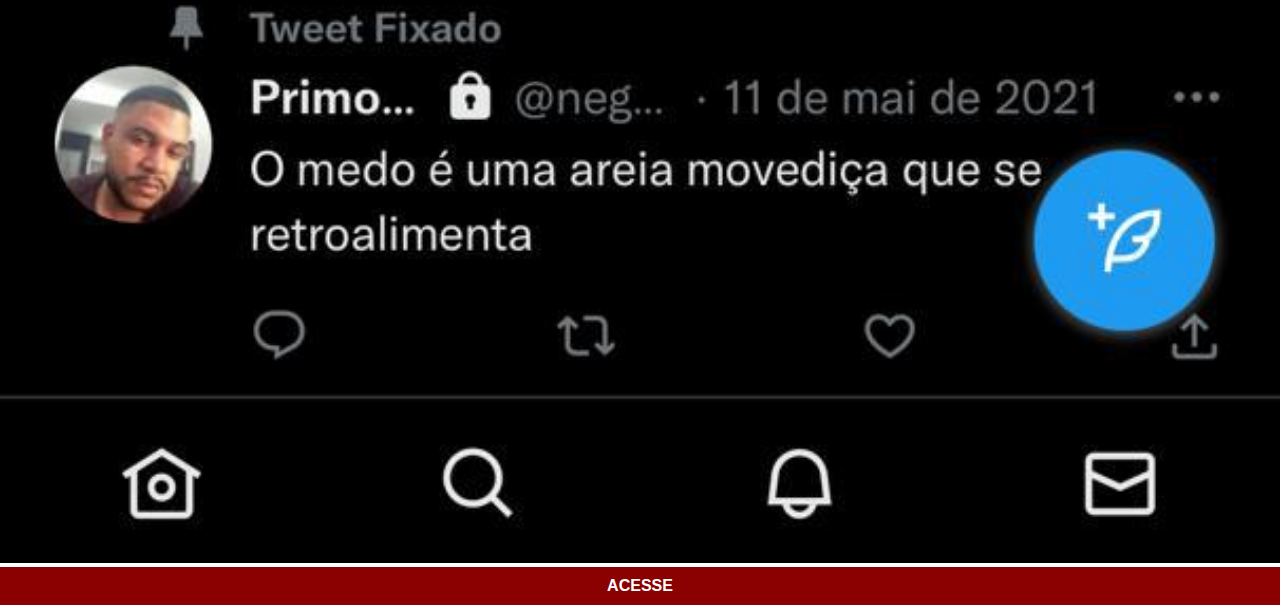
<file: twiiter.html>
<!DOCTYPE html>
<html lang="pt-br">
<head>
    <meta charset="UTF-8">
    <meta http-equiv="X-UA-Compatible" content="IE=edge">
    <meta name="viewport" content="width=device-width, initial-scale=1.0">
    <title>Twitter</title>
    <link rel="stylesheet" href="estilos/social.css">
</head>
<body>
    <img src="imagens/twitter.jpeg" alt="Twitter">
    <a href="https://twitter.com/negronossauro" target="_blank">ACESSE</a>
    
</body>
</html>
</file>
<file: estilos/style.css>
@charset "UTF-8";

*{
    margin: 0px;
    padding: 0px;
    font-family: Arial, Helvetica, sans-serif;
}

body, html{
    height: 100vh;
    width: 100vw;
}

body{
    background: url('../imagens/fundo-madeira.jpg') no-repeat top center;
    background-size: cover;
    background-attachment: fixed;
}

main {
    position: relative;
    height: 98vh;
}

section#telefone{
    position: absolute;
    top: 50%;
    left: 50%;
    transform: translate(-50%, -50%);

    height: 620px;
    width: 311px;
    background: url('../imagens/frame-iphone.png') no-repeat;
}

iframe#tela{
    position: relative;
    top: 79px;
    left: 21px;
    width: 268px;
    height: 472px;
}

section#socias{
    text-align: right;
}

section#socias img{
    width: 50px;
    margin: 10px;
    border-radius: 50%;
    box-shadow: 2px 2px 5px rgba(0, 0, 0, 0.527);
    box-sizing: border-box;
}

section#socias img:hover{
    border: 2px solid rgba(255, 255, 255, 0.61);
    box-shadow: 7px 7px 10px rgba(0, 0, 0, 0.705);
    transform: translate(-2px, -2px);
    transition: transform .2s, border .3s;
    
}
</file>
<file: estilos/social.css>
@charset "UTF-8";

*{
    margin: 0px;
    padding: 0px;
    font-family: Arial, Helvetica, sans-serif;
}

::-webkit-scrollbar{
    width: 0px;
    height: 0px;
}

img{
    width: 100vw;
}

a{
    display: block;
    background-color: darkred;
    color: white;
    padding: 10px;
    text-align: center;
    font-weight: bolder;
    text-decoration: none;
    
}

a:hover{
    background-color: red;
}
</file>
